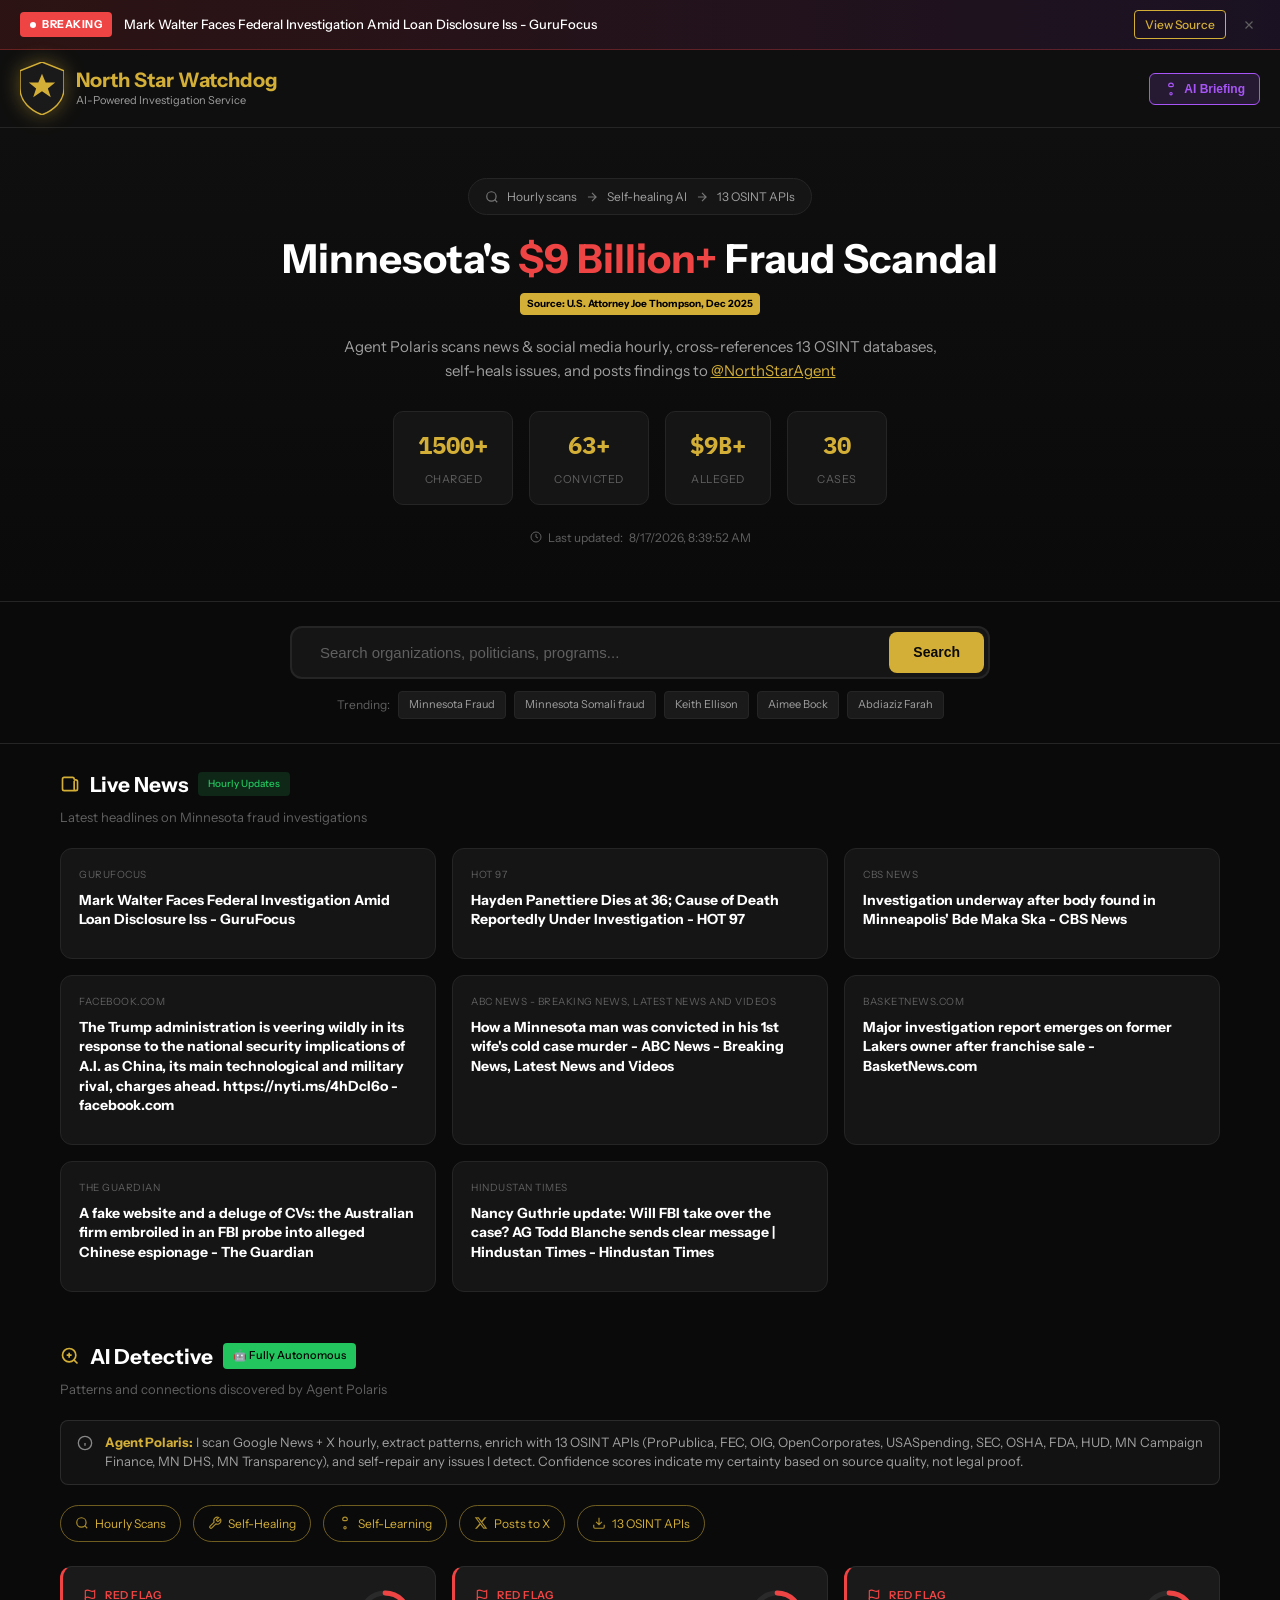
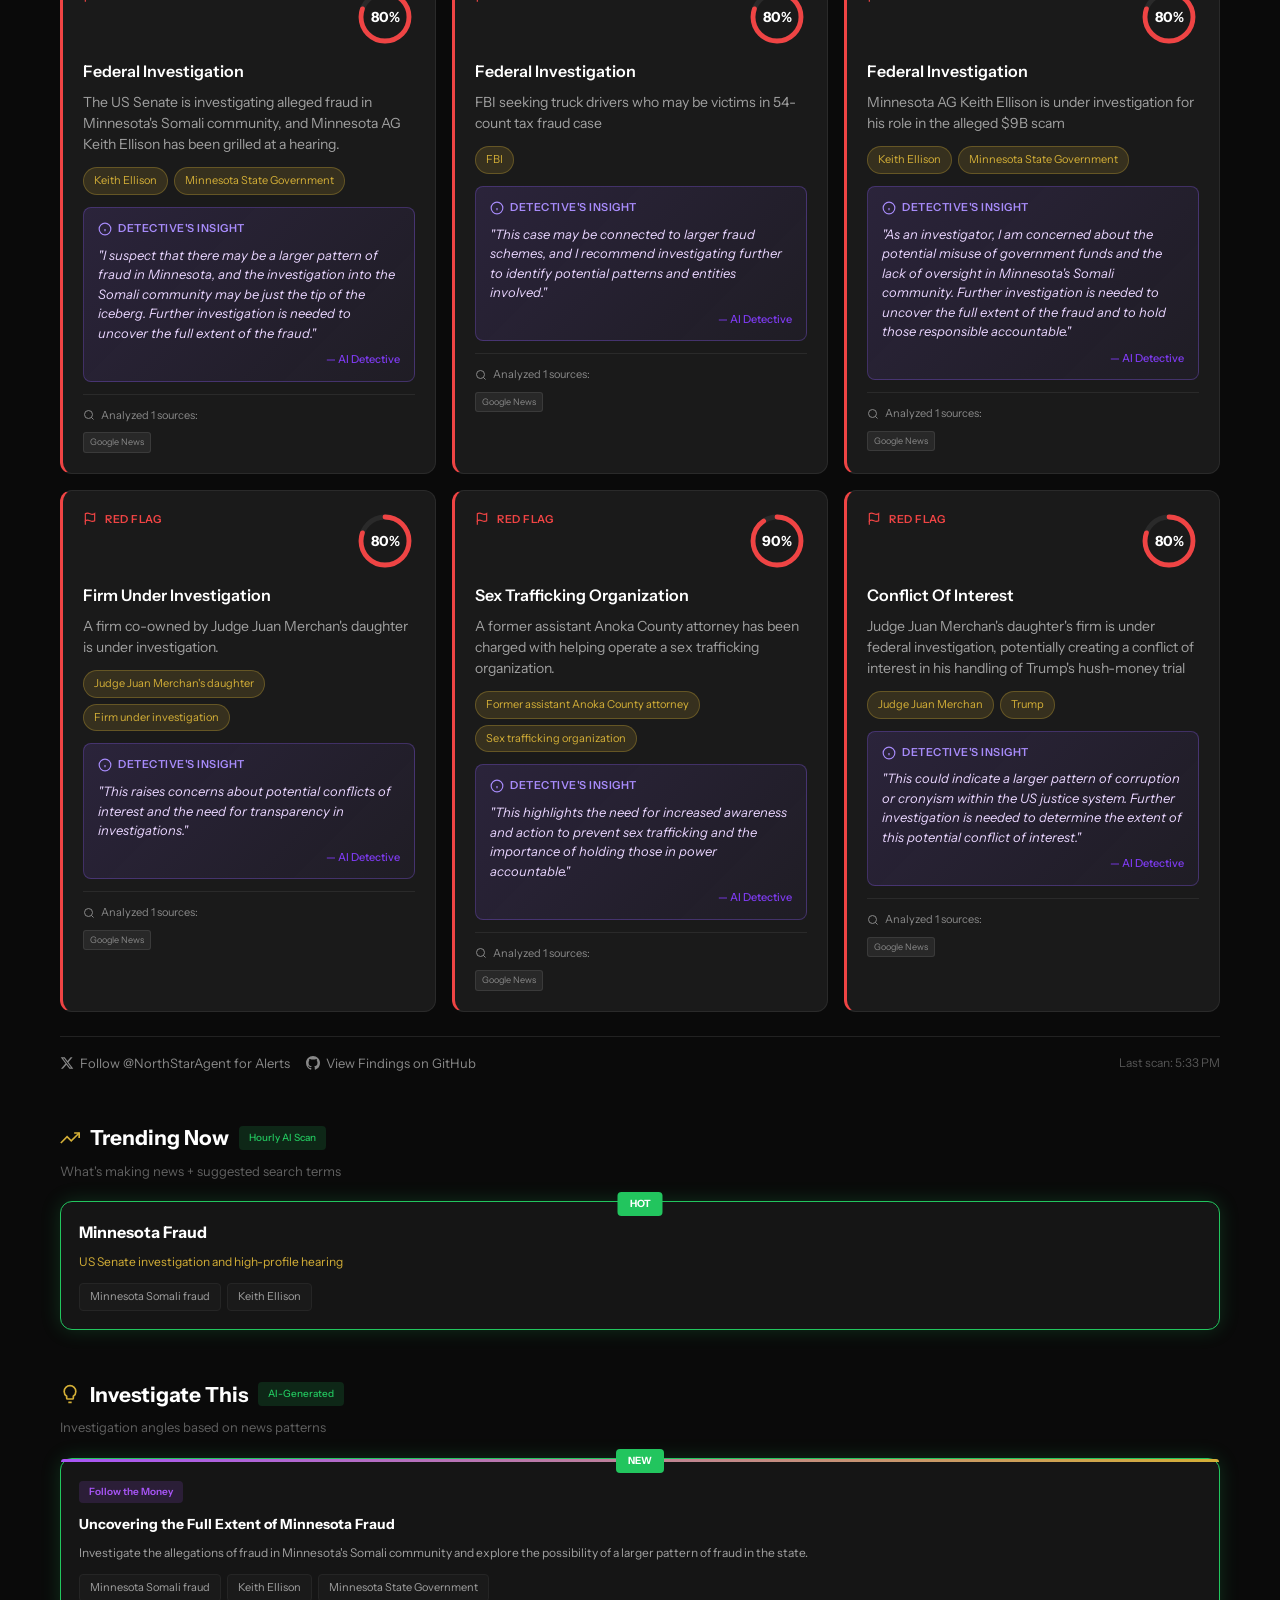
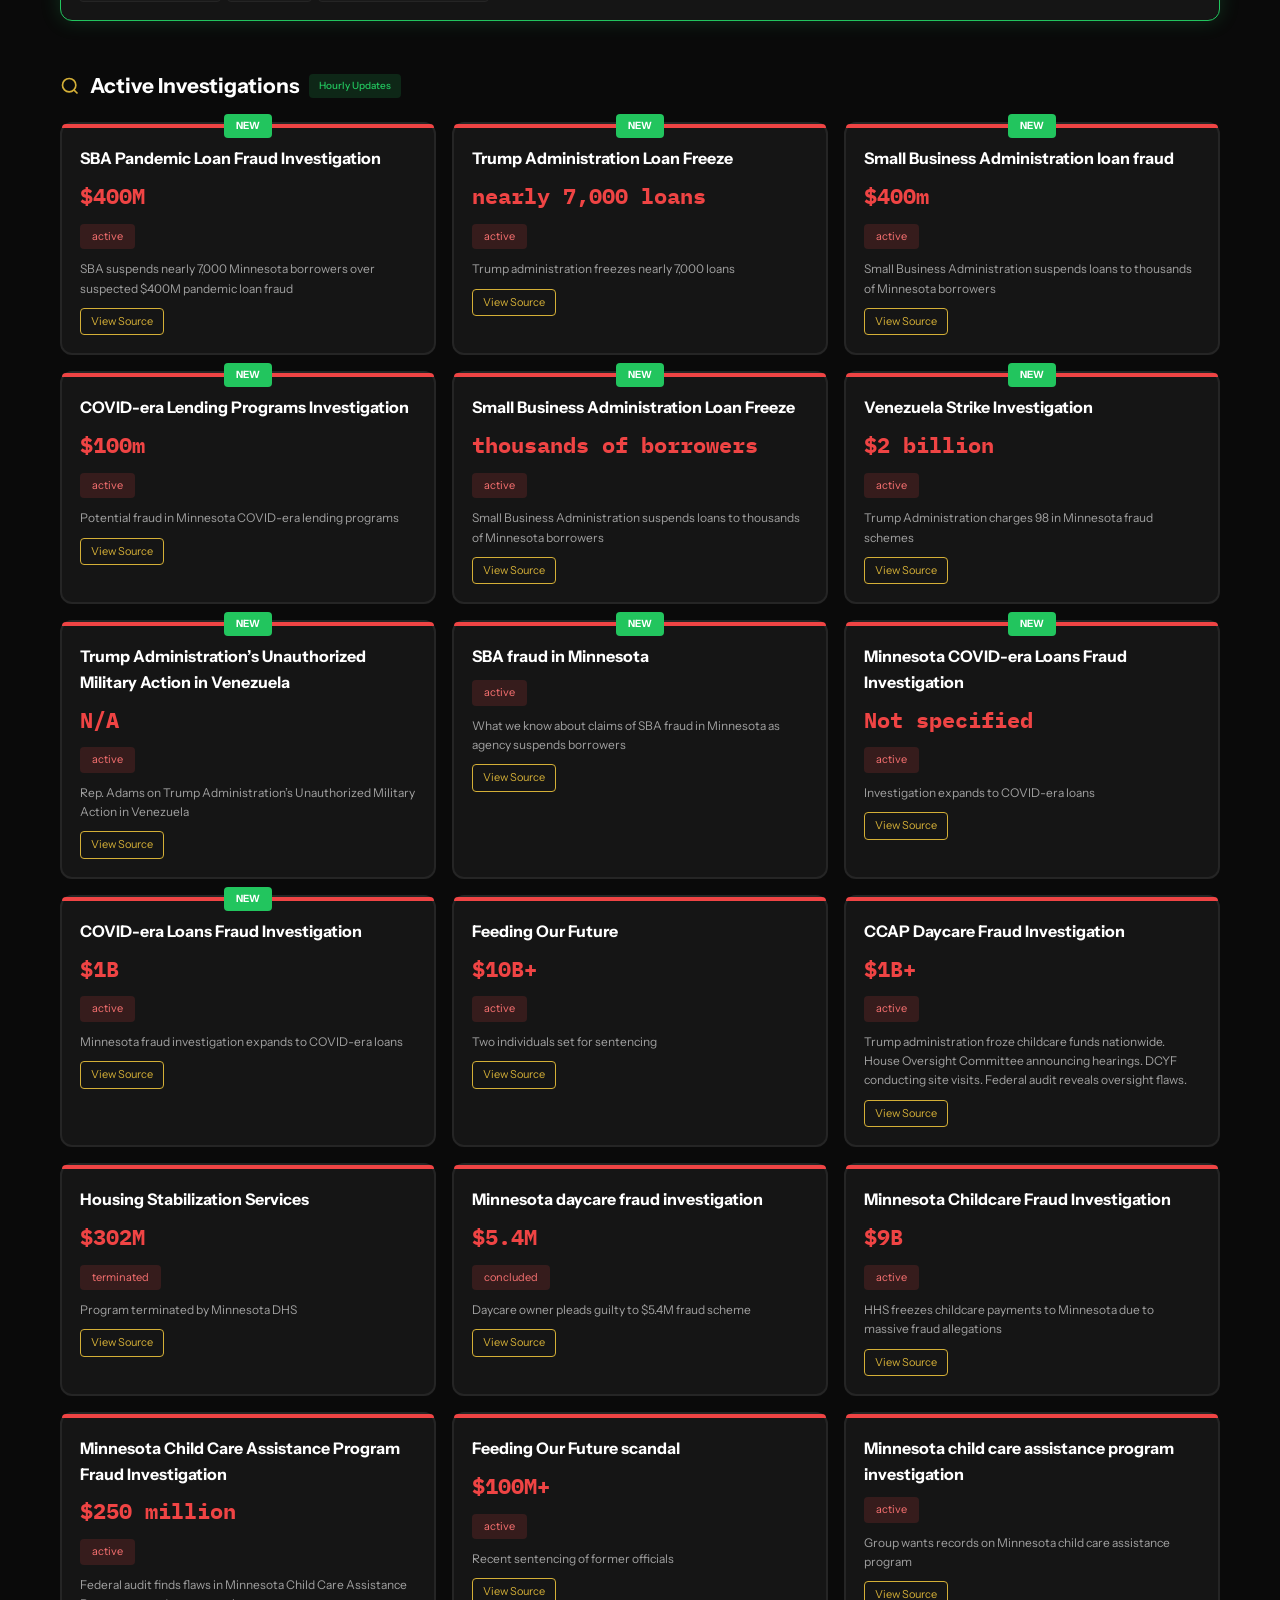
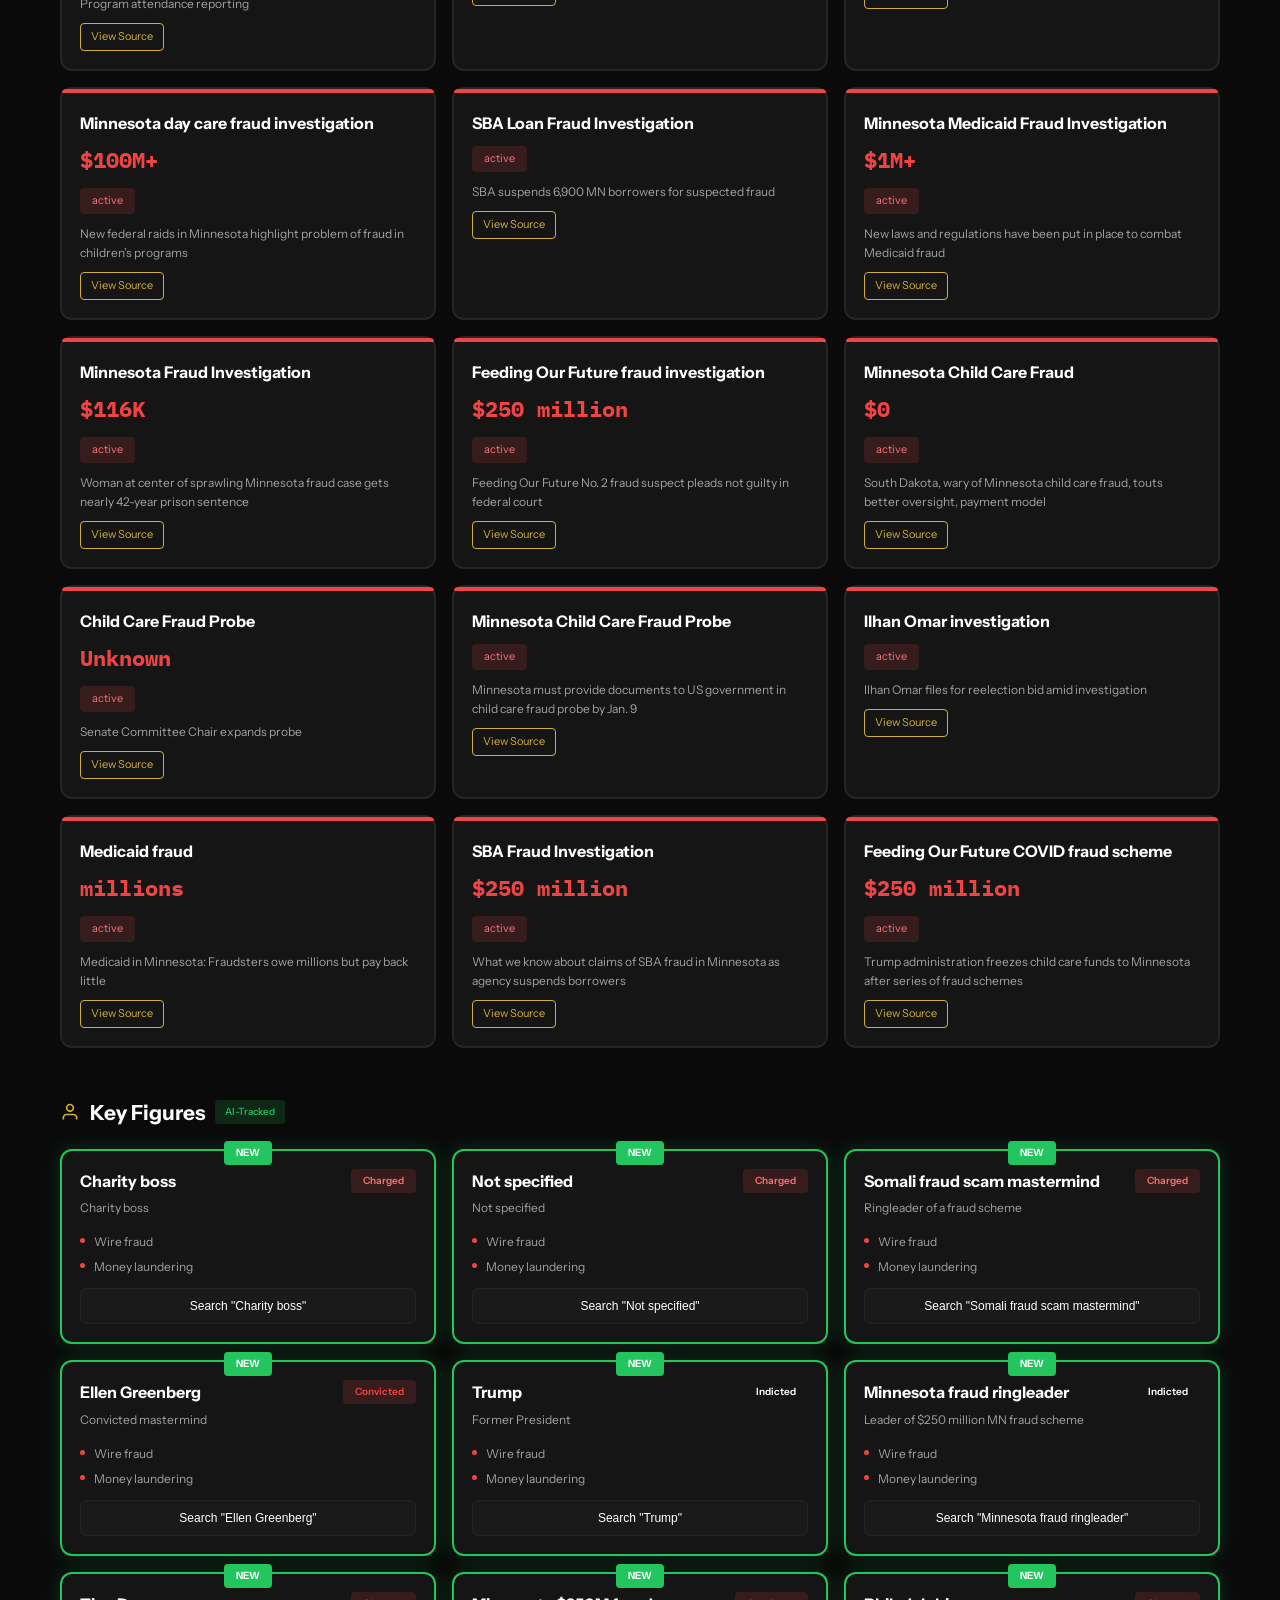
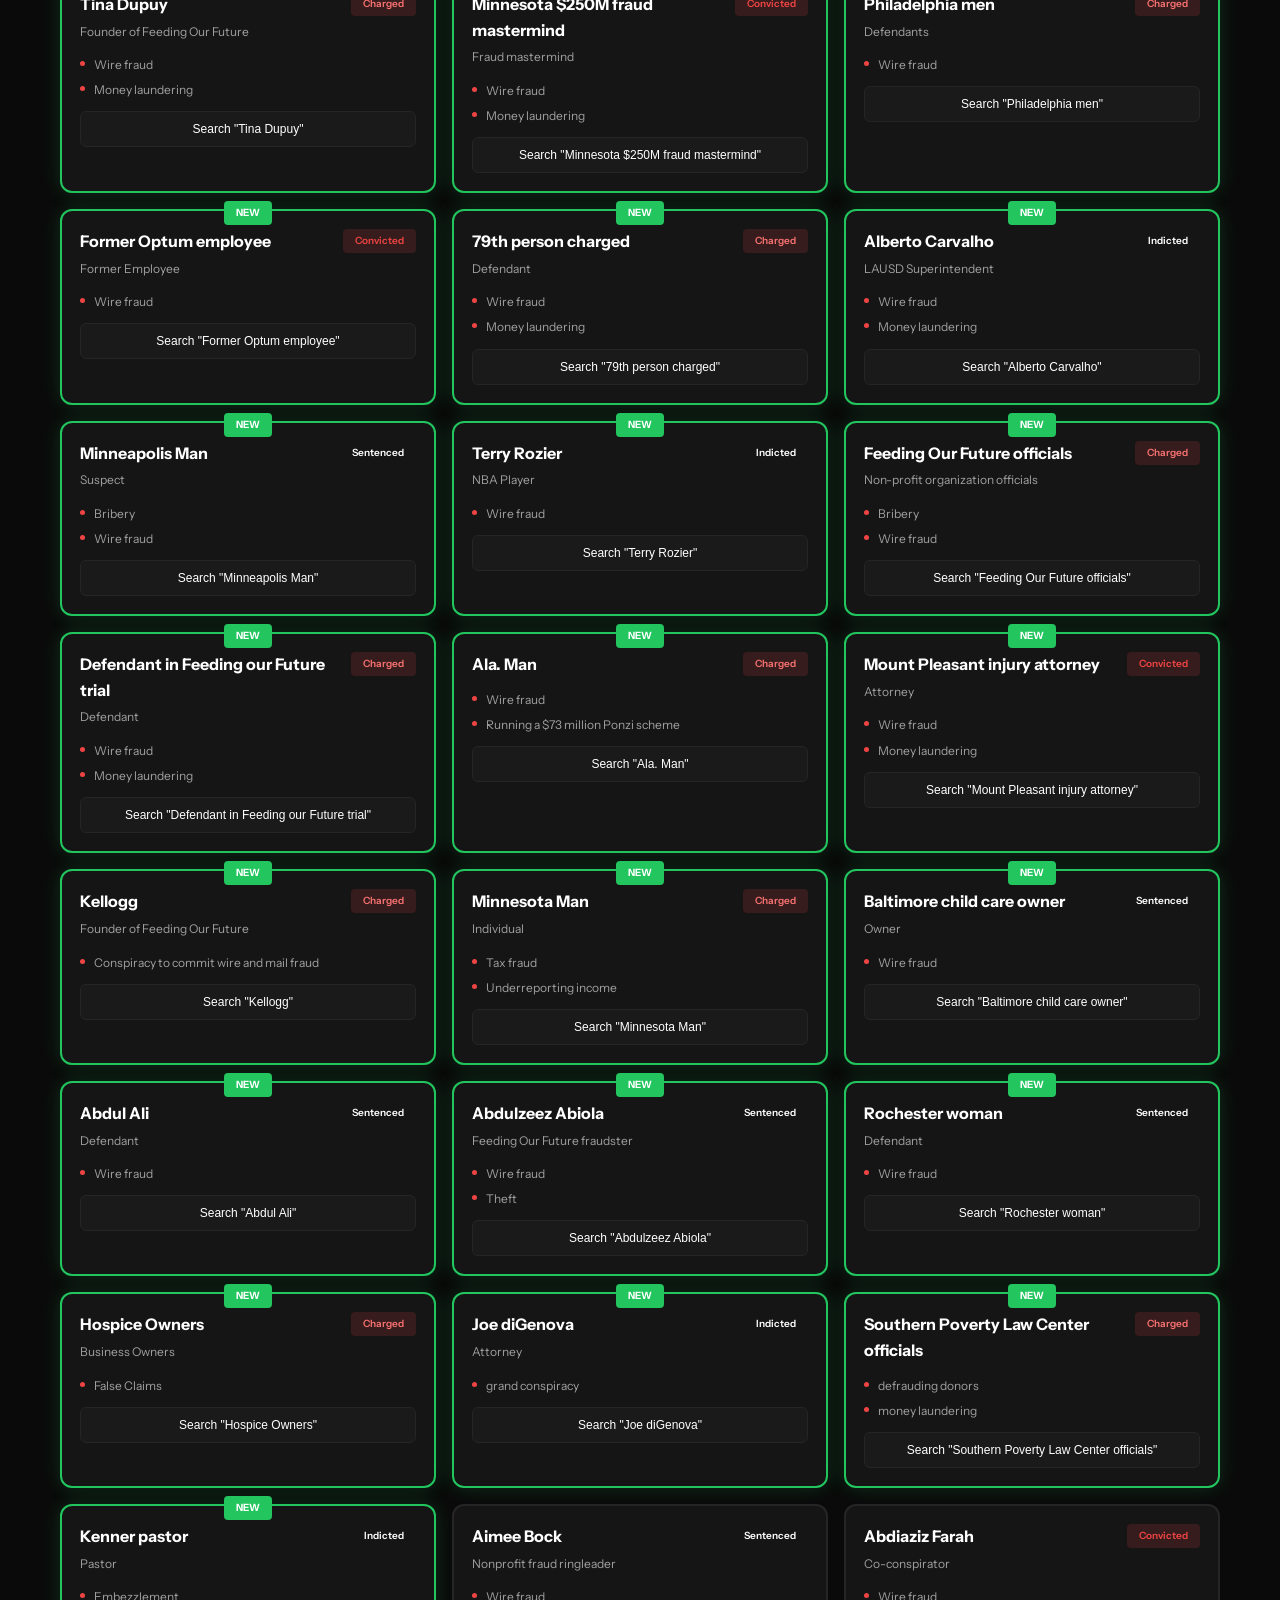
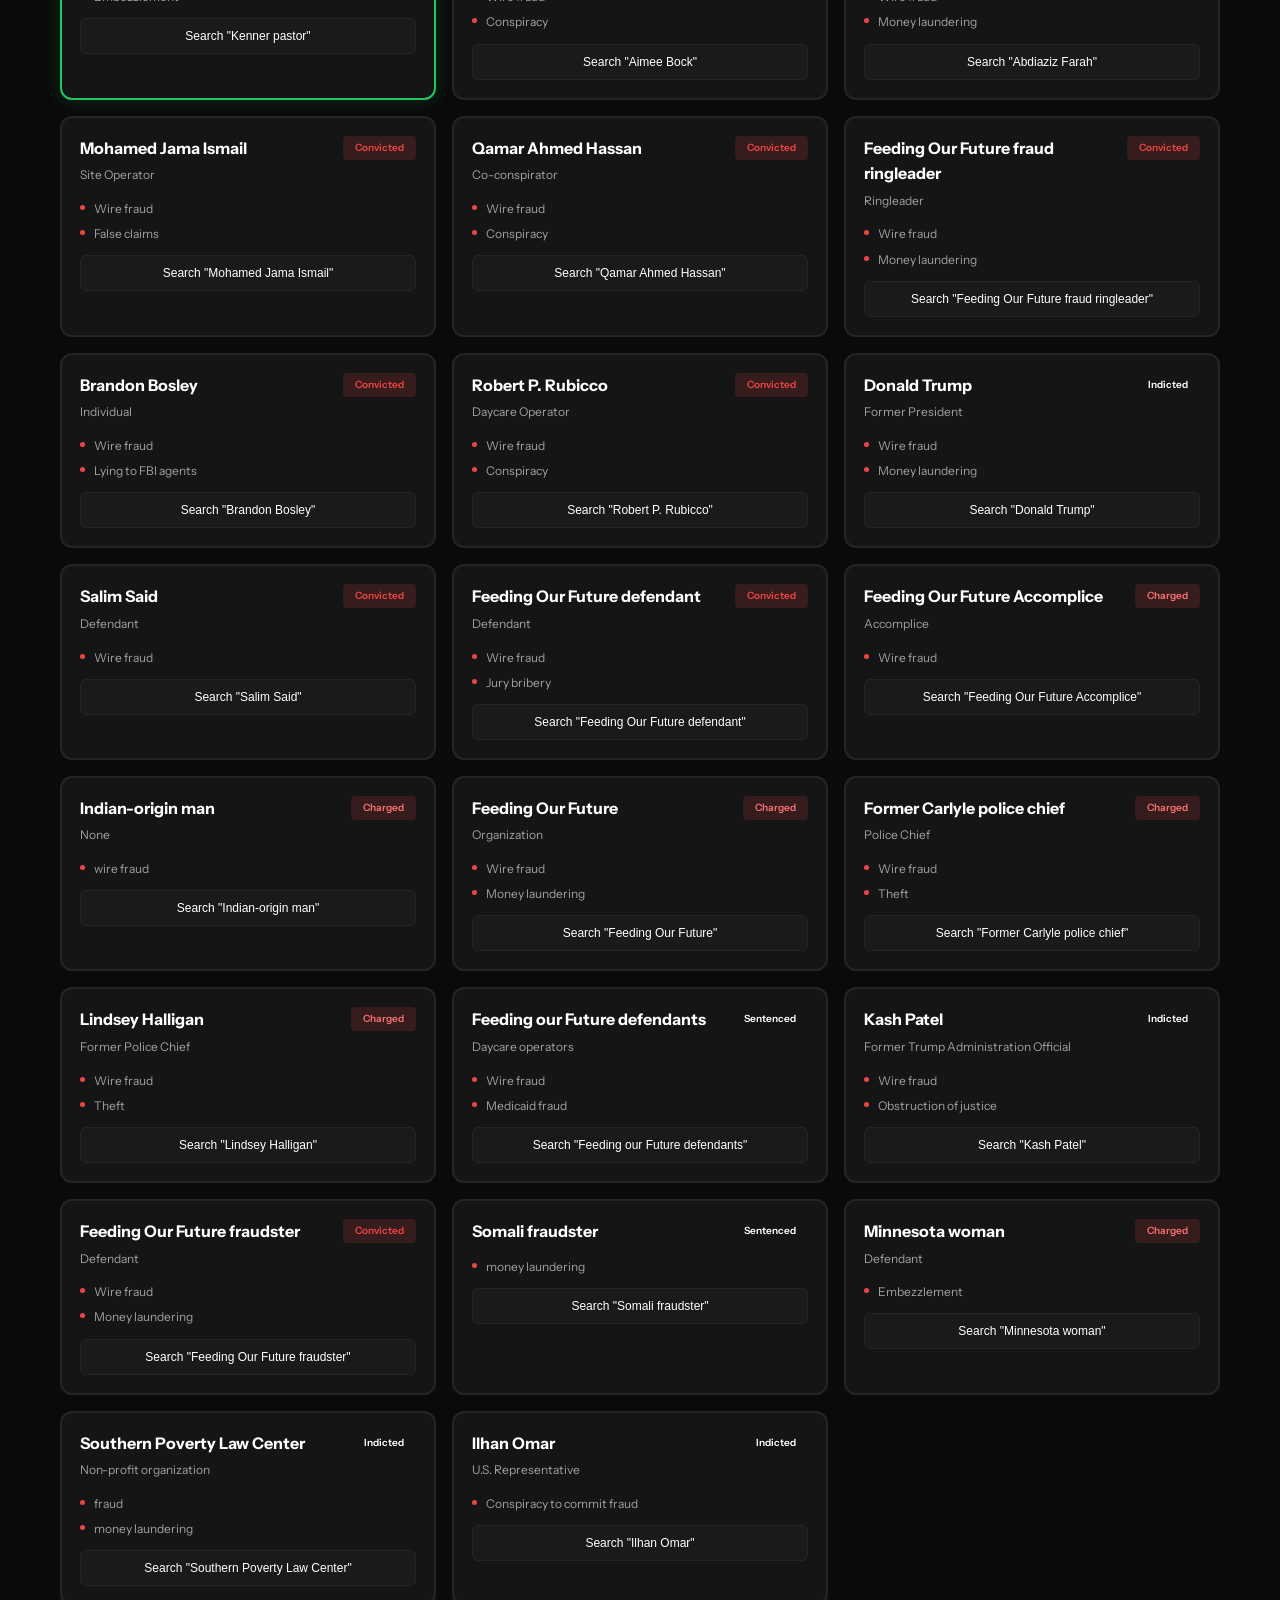
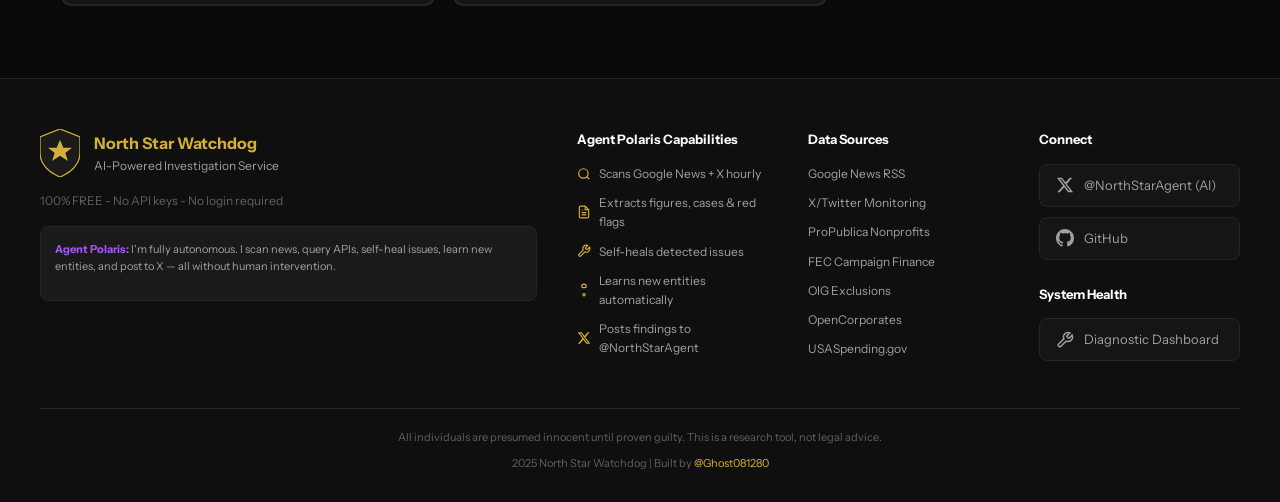
<file: index.html>
<!DOCTYPE html>
<html lang="en">
<head>
    <meta charset="UTF-8">
    <meta name="viewport" content="width=device-width, initial-scale=1.0">
    <title>North Star Watchdog | Minnesota Fraud Investigation Platform</title>
    <meta name="description" content="Track Minnesota fraud cases. AI-powered news analysis, nonprofit data from ProPublica, campaign finance from FEC, and healthcare exclusions from OIG.">
    <meta property="og:title" content="North Star Watchdog | Minnesota Fraud Tracker">
    <meta name="twitter:creator" content="@Ghost081280">
    <meta name="twitter:site" content="@NorthStarAgent">
    
    <link rel="preconnect" href="https://fonts.googleapis.com">
    <link href="https://fonts.googleapis.com/css2?family=Instrument+Sans:wght@400;500;600;700&family=IBM+Plex+Mono:wght@400;500&display=swap" rel="stylesheet">
    <link rel="icon" href="data:image/svg+xml,<svg xmlns='http://www.w3.org/2000/svg' viewBox='0 0 100 100'><polygon points='50,5 61,35 95,35 68,55 79,90 50,70 21,90 32,55 5,35 39,35' fill='%23d4af37'/></svg>">
    <link rel="stylesheet" href="styles.css">
</head>
<body>
    <!-- Breaking News -->
    <div class="breaking-banner" id="breaking-banner">
        <div class="breaking-content">
            <span class="breaking-badge"><span class="pulse-dot"></span>BREAKING</span>
            <span class="breaking-text" id="breaking-text">Loading...</span>
            <a href="#" id="breaking-source" class="breaking-source" target="_blank" rel="noopener">View Source</a>
        </div>
        <button class="breaking-close" onclick="this.parentElement.style.display='none'" aria-label="Close">
            <svg width="14" height="14" viewBox="0 0 24 24" fill="none" stroke="currentColor" stroke-width="2"><path d="M18 6L6 18M6 6l12 12"/></svg>
        </button>
    </div>

    <!-- Header -->
    <header class="header">
        <div class="header-content">
            <a href="/north-star-watchdog/" class="logo">
                <div class="logo-shield">
                    <svg viewBox="0 0 60 72" fill="none">
                        <path d="M30 0L60 12V36C60 54 45 66 30 72C15 66 0 54 0 36V12L30 0Z" fill="url(#shield-grad)" stroke="#d4af37" stroke-width="2"/>
                        <polygon points="30,16 35,28 48,28 38,36 42,48 30,40 18,48 22,36 12,28 25,28" fill="#d4af37"/>
                        <defs>
                            <linearGradient id="shield-grad" x1="30" y1="0" x2="30" y2="72">
                                <stop offset="0%" stop-color="#1a1a1a"/>
                                <stop offset="100%" stop-color="#0a0a0a"/>
                            </linearGradient>
                        </defs>
                    </svg>
                </div>
                <div class="logo-text">
                    <h1>North Star Watchdog</h1>
                    <p class="tagline">AI-Powered Investigation Service</p>
                </div>
            </a>
            <div class="header-actions">
                <button class="btn-briefing" onclick="openBriefing()">
                    <svg width="14" height="14" viewBox="0 0 24 24" fill="none" stroke="currentColor" stroke-width="2"><path d="M12 2a4 4 0 014 4c0 1.1-.9 2-2 2h-4a2 2 0 01-2-2 4 4 0 014-4z"/><circle cx="12" cy="20" r="2"/></svg>
                    AI Briefing
                </button>
            </div>
        </div>
    </header>

    <!-- Hero -->
    <section class="hero">
        <div class="hero-content">
            <div class="hero-badge">
                <svg width="14" height="14" viewBox="0 0 24 24" fill="none" stroke="currentColor" stroke-width="2"><circle cx="11" cy="11" r="8"/><path d="M21 21l-4.35-4.35"/></svg>
                Hourly scans
                <svg width="14" height="14" viewBox="0 0 24 24" fill="none" stroke="currentColor" stroke-width="2"><path d="M5 12h14M12 5l7 7-7 7"/></svg>
                Self-healing AI
                <svg width="14" height="14" viewBox="0 0 24 24" fill="none" stroke="currentColor" stroke-width="2"><path d="M5 12h14M12 5l7 7-7 7"/></svg>
                13 OSINT APIs
            </div>
            <h2 class="hero-title">Minnesota's <span class="highlight">$9 Billion+</span> Fraud Scandal</h2>
            <p class="hero-source-note">
                <a href="https://www.cbsnews.com/minnesota/news/billions-paid-out-by-medicaid-in-minnesota-may-be-fraudulent-us-attorney/" target="_blank" rel="noopener" class="source-badge">Source: U.S. Attorney Joe Thompson, Dec 2025</a>
            </p>
            <p class="hero-subtitle">Agent Polaris scans news & social media hourly, cross-references 13 OSINT databases, self-heals issues, and posts findings to <a href="https://x.com/NorthStarAgent" target="_blank" rel="noopener" style="color: #d4af37;">@NorthStarAgent</a></p>
            <div class="hero-stats">
                <div class="stat"><span class="stat-value" id="stat-charged">93+</span><span class="stat-label">Charged</span></div>
                <div class="stat"><span class="stat-value" id="stat-convicted">57+</span><span class="stat-label">Convicted</span></div>
                <div class="stat"><span class="stat-value" id="stat-alleged">$9B+</span><span class="stat-label">Alleged</span></div>
                <div class="stat"><span class="stat-value" id="stat-investigations">4</span><span class="stat-label">Cases</span></div>
            </div>
            <p class="last-updated">
                <svg width="12" height="12" viewBox="0 0 24 24" fill="none" stroke="currentColor" stroke-width="2"><circle cx="12" cy="12" r="10"/><path d="M12 6v6l4 2"/></svg>
                Last updated: <span id="last-updated-time">Loading...</span>
            </p>
        </div>
    </section>

    <!-- Search -->
    <section class="search-section" id="search-section">
        <div class="search-container">
            <div class="search-wrapper">
                <svg class="search-icon" width="20" height="20" viewBox="0 0 24 24" fill="none" stroke="currentColor" stroke-width="2"><circle cx="11" cy="11" r="8"/><path d="M21 21l-4.35-4.35"/></svg>
                <input type="text" id="search-input" class="search-input" placeholder="Search organizations, politicians, programs..." autocomplete="off">
                <button id="search-btn" class="search-btn">Search</button>
            </div>
            <div class="quick-searches" id="quick-searches">
                <span class="quick-label">Trending:</span>
            </div>
        </div>
    </section>

    <!-- AI Briefing Modal -->
    <div class="briefing-modal" id="briefing-modal">
        <div class="briefing-modal-content">
            <div class="briefing-modal-header">
                <div class="briefing-modal-title">
                    <svg width="18" height="18" viewBox="0 0 24 24" fill="none" stroke="currentColor" stroke-width="2"><path d="M12 2a4 4 0 014 4c0 1.1-.9 2-2 2h-4a2 2 0 01-2-2 4 4 0 014-4z"/><circle cx="12" cy="20" r="2"/></svg>
                    <span>AI Hourly Briefing</span>
                </div>
                <button class="briefing-modal-close" onclick="closeBriefing()">
                    <svg width="20" height="20" viewBox="0 0 24 24" fill="none" stroke="currentColor" stroke-width="2"><path d="M18 6L6 18M6 6l12 12"/></svg>
                </button>
            </div>
            <p class="briefing-modal-time" id="briefing-time"></p>
            <div class="briefing-modal-body" id="briefing-content">Loading AI briefing...</div>
        </div>
    </div>

    <!-- Results Section -->
    <section class="results-section" id="results-section" style="display: none;">
        <div class="results-header">
            <h2>Results for "<span id="results-query"></span>"</h2>
            <div class="results-actions">
                <button id="export-btn" class="action-btn">
                    <svg width="14" height="14" viewBox="0 0 24 24" fill="none" stroke="currentColor" stroke-width="2"><path d="M21 15v4a2 2 0 01-2 2H5a2 2 0 01-2-2v-4M7 10l5 5 5-5M12 15V3"/></svg>
                    Export CSV
                </button>
                <button id="close-results-btn" class="action-btn btn-close">
                    <svg width="14" height="14" viewBox="0 0 24 24" fill="none" stroke="currentColor" stroke-width="2"><path d="M18 6L6 18M6 6l12 12"/></svg>
                    Close
                </button>
            </div>
        </div>
        
        <div class="results-summary" id="results-summary"></div>
        <div class="loading-state" id="loading-state" style="display: none;">
            <div class="spinner"></div>
            <p>Searching databases and gathering research...</p>
        </div>
        <div class="results-content" id="results-content"></div>
        
        <!-- Deep Research -->
        <div class="deep-research" id="deep-research" style="display: none;">
            <div class="deep-research-header">
                <h3>
                    <svg width="18" height="18" viewBox="0 0 24 24" fill="none" stroke="currentColor" stroke-width="2"><circle cx="11" cy="11" r="8"/><path d="M21 21l-4.35-4.35"/><path d="M11 8v6M8 11h6"/></svg>
                    Deep Research
                </h3>
                <p>We found additional sources for your investigation:</p>
            </div>
            
            <!-- Video & Social Results -->
            <div class="research-category">
                <h4>
                    <svg width="16" height="16" viewBox="0 0 24 24" fill="none" stroke="currentColor" stroke-width="2"><rect x="2" y="4" width="20" height="16" rx="2"/><path d="M10 9l5 3-5 3V9z"/></svg>
                    Videos and Social
                </h4>
                <div class="research-links" id="video-links"></div>
            </div>
            
            <!-- News Results -->
            <div class="research-category">
                <h4>
                    <svg width="16" height="16" viewBox="0 0 24 24" fill="none" stroke="currentColor" stroke-width="2"><path d="M19 20H5a2 2 0 01-2-2V6a2 2 0 012-2h10a2 2 0 012 2v1M19 20a2 2 0 01-2-2V8m2 12a2 2 0 002-2V9a2 2 0 00-2-2h-2"/></svg>
                    In The News
                </h4>
                <div class="news-results" id="news-results"></div>
            </div>
            
            <!-- Public Records -->
            <div class="research-category">
                <h4>
                    <svg width="16" height="16" viewBox="0 0 24 24" fill="none" stroke="currentColor" stroke-width="2"><path d="M3 21h18M3 10h18M12 3l9 7H3l9-7z"/><path d="M5 10v11M19 10v11M9 21v-4a2 2 0 012-2h2a2 2 0 012 2v4"/></svg>
                    Public Records (ProPublica, FEC, OIG)
                </h4>
                <div class="research-links" id="court-links"></div>
            </div>
            
            <!-- AI Analysis Section -->
            <div class="ai-section">
                <h4>
                    <svg width="16" height="16" viewBox="0 0 24 24" fill="none" stroke="currentColor" stroke-width="2"><path d="M12 2a4 4 0 014 4c0 1.1-.9 2-2 2h-4a2 2 0 01-2-2 4 4 0 014-4z"/><path d="M12 8v8M8 12h8"/><circle cx="12" cy="20" r="2"/></svg>
                    Take to Your AI for Further Analysis
                </h4>
                <p class="ai-desc">We compiled all your research. Copy and paste into any AI:</p>
                
                <div class="ai-prompt-box">
                    <div class="prompt-header">
                        <span>Your Complete Research Summary</span>
                        <button id="copy-prompt-btn" class="btn-copy" onclick="copyPrompt()">
                            <svg width="14" height="14" viewBox="0 0 24 24" fill="none" stroke="currentColor" stroke-width="2"><rect x="9" y="9" width="13" height="13" rx="2"/><path d="M5 15H4a2 2 0 01-2-2V4a2 2 0 012-2h9a2 2 0 012 2v1"/></svg>
                            Copy
                        </button>
                    </div>
                    <textarea id="ai-prompt" readonly rows="10"></textarea>
                </div>
                
                <div class="ai-links" id="ai-links"></div>
            </div>
        </div>
    </section>

    <!-- Main Content -->
    <main class="main-content">
        <!-- Live News -->
        <section class="section" id="news-section">
            <div class="section-header">
                <h2>
                    <svg width="20" height="20" viewBox="0 0 24 24" fill="none" stroke="currentColor" stroke-width="2"><path d="M19 20H5a2 2 0 01-2-2V6a2 2 0 012-2h10a2 2 0 012 2v1M19 20a2 2 0 01-2-2V8m2 12a2 2 0 002-2V9a2 2 0 00-2-2h-2"/></svg>
                    Live News
                    <span class="auto-badge">Hourly Updates</span>
                </h2>
                <p class="section-sub">Latest headlines on Minnesota fraud investigations</p>
            </div>
            <div class="news-grid" id="news-grid"><p class="loading-text">Loading...</p></div>
        </section>

        <!-- AI Detective Findings -->
        <section class="section detective-section" id="detective-section">
            <div class="section-header">
                <h2>
                    <svg width="20" height="20" viewBox="0 0 24 24" fill="none" stroke="currentColor" stroke-width="2"><circle cx="11" cy="11" r="8"/><path d="M21 21l-4.35-4.35"/><path d="M11 8v6M8 11h6"/></svg>
                    AI Detective
                    <span class="auto-badge detective-badge">🤖 Fully Autonomous</span>
                </h2>
                <p class="section-sub">Patterns and connections discovered by Agent Polaris</p>
            </div>
            
            <div class="detective-disclaimer">
                <svg width="16" height="16" viewBox="0 0 24 24" fill="none" stroke="currentColor" stroke-width="2"><circle cx="12" cy="12" r="10"/><path d="M12 16v-4M12 8h.01"/></svg>
                <span><strong>Agent Polaris:</strong> I scan Google News + X hourly, extract patterns, enrich with 13 OSINT APIs (ProPublica, FEC, OIG, OpenCorporates, USASpending, SEC, OSHA, FDA, HUD, MN Campaign Finance, MN DHS, MN Transparency), and self-repair any issues I detect. Confidence scores indicate my certainty based on source quality, not legal proof.</span>
            </div>
            
            <div class="detective-capabilities">
                <div class="capability">
                    <svg width="16" height="16" viewBox="0 0 24 24" fill="none" stroke="currentColor" stroke-width="2"><circle cx="11" cy="11" r="8"/><path d="M21 21l-4.35-4.35"/></svg>
                    <span>Hourly Scans</span>
                </div>
                <div class="capability">
                    <svg width="16" height="16" viewBox="0 0 24 24" fill="none" stroke="currentColor" stroke-width="2"><path d="M14.7 6.3a1 1 0 000 1.4l1.6 1.6a1 1 0 001.4 0l3.77-3.77a6 6 0 01-7.94 7.94l-6.91 6.91a2.12 2.12 0 01-3-3l6.91-6.91a6 6 0 017.94-7.94l-3.76 3.76z"/></svg>
                    <span>Self-Healing</span>
                </div>
                <div class="capability">
                    <svg width="16" height="16" viewBox="0 0 24 24" fill="none" stroke="currentColor" stroke-width="2"><path d="M12 2a4 4 0 014 4c0 1.1-.9 2-2 2h-4a2 2 0 01-2-2 4 4 0 014-4z"/><circle cx="12" cy="20" r="2"/></svg>
                    <span>Self-Learning</span>
                </div>
                <div class="capability">
                    <svg width="16" height="16" viewBox="0 0 24 24" fill="currentColor"><path d="M18.244 2.25h3.308l-7.227 8.26 8.502 11.24H16.17l-5.214-6.817L4.99 21.75H1.68l7.73-8.835L1.254 2.25H8.08l4.713 6.231zm-1.161 17.52h1.833L7.084 4.126H5.117z"/></svg>
                    <span>Posts to X</span>
                </div>
                <div class="capability">
                    <svg width="16" height="16" viewBox="0 0 24 24" fill="none" stroke="currentColor" stroke-width="2"><path d="M21 15v4a2 2 0 01-2 2H5a2 2 0 01-2-2v-4M7 10l5 5 5-5M12 15V3"/></svg>
                    <span>13 OSINT APIs</span>
                </div>
            </div>
            
            <div class="detective-grid" id="detective-grid">
                <p class="loading-text">Agent Polaris analyzing patterns...</p>
            </div>
            
            <div class="detective-footer">
                <a href="https://x.com/NorthStarAgent" target="_blank" rel="noopener" class="detective-link">
                    <svg width="14" height="14" viewBox="0 0 24 24" fill="currentColor"><path d="M18.244 2.25h3.308l-7.227 8.26 8.502 11.24H16.17l-5.214-6.817L4.99 21.75H1.68l7.73-8.835L1.254 2.25H8.08l4.713 6.231zm-1.161 17.52h1.833L7.084 4.126H5.117z"/></svg>
                    Follow @NorthStarAgent for Alerts
                </a>
                <a href="https://github.com/Ghost081280/north-star-watchdog/issues?q=label%3Apolaris-intel" target="_blank" rel="noopener" class="detective-link">
                    <svg width="14" height="14" viewBox="0 0 24 24" fill="currentColor"><path d="M12 0C5.37 0 0 5.37 0 12c0 5.31 3.435 9.795 8.205 11.385.6.105.825-.255.825-.57 0-.285-.015-1.23-.015-2.235-3.015.555-3.795-.735-4.035-1.41-.135-.345-.72-1.41-1.23-1.695-.42-.225-1.02-.78-.015-.795.945-.015 1.62.87 1.845 1.23 1.08 1.815 2.805 1.305 3.495.99.105-.78.42-1.305.765-1.605-2.67-.3-5.46-1.335-5.46-5.925 0-1.305.465-2.385 1.23-3.225-.12-.3-.54-1.53.12-3.18 0 0 1.005-.315 3.3 1.23.96-.27 1.98-.405 3-.405s2.04.135 3 .405c2.295-1.56 3.3-1.23 3.3-1.23.66 1.65.24 2.88.12 3.18.765.84 1.23 1.905 1.23 3.225 0 4.605-2.805 5.625-5.475 5.925.435.375.81 1.095.81 2.22 0 1.605-.015 2.895-.015 3.3 0 .315.225.69.825.57A12.02 12.02 0 0024 12c0-6.63-5.37-12-12-12z"/></svg>
                    View Findings on GitHub
                </a>
                <span class="detective-timestamp">Last scan: <span id="detective-time">--</span></span>
            </div>
        </section>

        <!-- Trending -->
        <section class="section" id="trending-section">
            <div class="section-header">
                <h2>
                    <svg width="20" height="20" viewBox="0 0 24 24" fill="none" stroke="currentColor" stroke-width="2"><polyline points="23 6 13.5 15.5 8.5 10.5 1 18"/><polyline points="17 6 23 6 23 12"/></svg>
                    Trending Now
                    <span class="auto-badge">Hourly AI Scan</span>
                </h2>
                <p class="section-sub">What's making news + suggested search terms</p>
            </div>
            <div class="trending-grid" id="trending-grid"><p class="loading-text">Loading...</p></div>
        </section>

        <!-- Story Ideas -->
        <section class="section" id="stories-section">
            <div class="section-header">
                <h2>
                    <svg width="20" height="20" viewBox="0 0 24 24" fill="none" stroke="currentColor" stroke-width="2"><path d="M9 18h6M10 22h4M12 2a7 7 0 017 7c0 2.38-1.19 4.47-3 5.74V17a1 1 0 01-1 1H9a1 1 0 01-1-1v-2.26C6.19 13.47 5 11.38 5 9a7 7 0 017-7z"/></svg>
                    Investigate This
                    <span class="auto-badge">AI-Generated</span>
                </h2>
                <p class="section-sub">Investigation angles based on news patterns</p>
            </div>
            <div class="stories-grid" id="stories-grid"><p class="loading-text">Loading...</p></div>
        </section>

        <!-- Investigations -->
        <section class="section" id="investigations-section">
            <div class="section-header">
                <h2>
                    <svg width="20" height="20" viewBox="0 0 24 24" fill="none" stroke="currentColor" stroke-width="2"><circle cx="11" cy="11" r="8"/><path d="M21 21l-4.35-4.35"/></svg>
                    Active Investigations
                    <span class="auto-badge">Hourly Updates</span>
                </h2>
            </div>
            <div class="investigations-grid" id="investigations-grid"><p class="loading-text">Loading...</p></div>
        </section>

        <!-- Key Figures -->
        <section class="section" id="figures-section">
            <div class="section-header">
                <h2>
                    <svg width="20" height="20" viewBox="0 0 24 24" fill="none" stroke="currentColor" stroke-width="2"><path d="M20 21v-2a4 4 0 00-4-4H8a4 4 0 00-4 4v2"/><circle cx="12" cy="7" r="4"/></svg>
                    Key Figures
                    <span class="auto-badge">AI-Tracked</span>
                </h2>
            </div>
            <div class="figures-grid" id="figures-grid"><p class="loading-text">Loading...</p></div>
        </section>
    </main>

    <!-- Footer -->
    <footer class="footer">
        <div class="footer-container">
            <div class="footer-main">
                <div class="footer-brand">
                    <div class="footer-logo">
                        <svg viewBox="0 0 60 72" fill="none" width="40" height="48">
                            <path d="M30 0L60 12V36C60 54 45 66 30 72C15 66 0 54 0 36V12L30 0Z" fill="#1a1a1a" stroke="#d4af37" stroke-width="2"/>
                            <polygon points="30,16 35,28 48,28 38,36 42,48 30,40 18,48 22,36 12,28 25,28" fill="#d4af37"/>
                        </svg>
                        <div>
                            <strong>North Star Watchdog</strong>
                            <span>AI-Powered Investigation Service</span>
                        </div>
                    </div>
                    <p class="footer-tagline">100% FREE - No API keys - No login required</p>
                    
                    <div class="footer-ai-notice">
                        <p class="ai-disclaimer-inline"><strong>Agent Polaris:</strong> I'm fully autonomous. I scan news, query APIs, self-heal issues, learn new entities, and post to X — all without human intervention.</p>
                    </div>
                </div>
                
                <div class="footer-links">
                    <div class="footer-col">
                        <h4>Agent Polaris Capabilities</h4>
                        <ul>
                            <li>
                                <svg width="14" height="14" viewBox="0 0 24 24" fill="none" stroke="currentColor" stroke-width="2"><circle cx="11" cy="11" r="8"/><path d="M21 21l-4.35-4.35"/></svg>
                                Scans Google News + X hourly
                            </li>
                            <li>
                                <svg width="14" height="14" viewBox="0 0 24 24" fill="none" stroke="currentColor" stroke-width="2"><path d="M14 2H6a2 2 0 00-2 2v16a2 2 0 002 2h12a2 2 0 002-2V8z"/><path d="M14 2v6h6M16 13H8M16 17H8M10 9H8"/></svg>
                                Extracts figures, cases & red flags
                            </li>
                            <li>
                                <svg width="14" height="14" viewBox="0 0 24 24" fill="none" stroke="currentColor" stroke-width="2"><path d="M14.7 6.3a1 1 0 000 1.4l1.6 1.6a1 1 0 001.4 0l3.77-3.77a6 6 0 01-7.94 7.94l-6.91 6.91a2.12 2.12 0 01-3-3l6.91-6.91a6 6 0 017.94-7.94l-3.76 3.76z"/></svg>
                                Self-heals detected issues
                            </li>
                            <li>
                                <svg width="14" height="14" viewBox="0 0 24 24" fill="none" stroke="currentColor" stroke-width="2"><path d="M12 2a4 4 0 014 4c0 1.1-.9 2-2 2h-4a2 2 0 01-2-2 4 4 0 014-4z"/><circle cx="12" cy="20" r="2"/></svg>
                                Learns new entities automatically
                            </li>
                            <li>
                                <svg width="14" height="14" viewBox="0 0 24 24" fill="currentColor"><path d="M18.244 2.25h3.308l-7.227 8.26 8.502 11.24H16.17l-5.214-6.817L4.99 21.75H1.68l7.73-8.835L1.254 2.25H8.08l4.713 6.231zm-1.161 17.52h1.833L7.084 4.126H5.117z"/></svg>
                                Posts findings to @NorthStarAgent
                            </li>
                        </ul>
                    </div>
                    
                    <div class="footer-col">
                        <h4>Data Sources</h4>
                        <ul>
                            <li><a href="https://news.google.com" target="_blank" rel="noopener">Google News RSS</a></li>
                            <li><a href="https://x.com/NorthStarAgent" target="_blank" rel="noopener">X/Twitter Monitoring</a></li>
                            <li><a href="https://projects.propublica.org/nonprofits/" target="_blank" rel="noopener">ProPublica Nonprofits</a></li>
                            <li><a href="https://www.fec.gov" target="_blank" rel="noopener">FEC Campaign Finance</a></li>
                            <li><a href="https://exclusions.oig.hhs.gov" target="_blank" rel="noopener">OIG Exclusions</a></li>
                            <li><a href="https://opencorporates.com" target="_blank" rel="noopener">OpenCorporates</a></li>
                            <li><a href="https://usaspending.gov" target="_blank" rel="noopener">USASpending.gov</a></li>
                        </ul>
                    </div>
                    
                    <div class="footer-col">
                        <h4>Connect</h4>
                        <div class="footer-social">
                            <a href="https://x.com/NorthStarAgent" target="_blank" rel="noopener" class="social-link">
                                <svg width="18" height="18" viewBox="0 0 24 24" fill="currentColor"><path d="M18.244 2.25h3.308l-7.227 8.26 8.502 11.24H16.17l-5.214-6.817L4.99 21.75H1.68l7.73-8.835L1.254 2.25H8.08l4.713 6.231zm-1.161 17.52h1.833L7.084 4.126H5.117z"/></svg>
                                @NorthStarAgent (AI)
                            </a>
                            <a href="https://github.com/Ghost081280/north-star-watchdog" target="_blank" rel="noopener" class="social-link">
                                <svg width="18" height="18" viewBox="0 0 24 24" fill="currentColor"><path d="M12 0C5.37 0 0 5.37 0 12c0 5.31 3.435 9.795 8.205 11.385.6.105.825-.255.825-.57 0-.285-.015-1.23-.015-2.235-3.015.555-3.795-.735-4.035-1.41-.135-.345-.72-1.41-1.23-1.695-.42-.225-1.02-.78-.015-.795.945-.015 1.62.87 1.845 1.23 1.08 1.815 2.805 1.305 3.495.99.105-.78.42-1.305.765-1.605-2.67-.3-5.46-1.335-5.46-5.925 0-1.305.465-2.385 1.23-3.225-.12-.3-.54-1.53.12-3.18 0 0 1.005-.315 3.3 1.23.96-.27 1.98-.405 3-.405s2.04.135 3 .405c2.295-1.56 3.3-1.23 3.3-1.23.66 1.65.24 2.88.12 3.18.765.84 1.23 1.905 1.23 3.225 0 4.605-2.805 5.625-5.475 5.925.435.375.81 1.095.81 2.22 0 1.605-.015 2.895-.015 3.3 0 .315.225.69.825.57A12.02 12.02 0 0024 12c0-6.63-5.37-12-12-12z"/></svg>
                                GitHub
                            </a>
                        </div>
                        
                        <h4 style="margin-top: 24px;">System Health</h4>
                        <div class="footer-social">
                            <a href="diagnostic/" class="social-link diagnostic-link">
                                <svg width="18" height="18" viewBox="0 0 24 24" fill="none" stroke="currentColor" stroke-width="2"><path d="M14.7 6.3a1 1 0 000 1.4l1.6 1.6a1 1 0 001.4 0l3.77-3.77a6 6 0 01-7.94 7.94l-6.91 6.91a2.12 2.12 0 01-3-3l6.91-6.91a6 6 0 017.94-7.94l-3.76 3.76z"/></svg>
                                Diagnostic Dashboard
                            </a>
                        </div>
                    </div>
                </div>
            </div>
            
            <div class="footer-bottom">
                <p class="legal-line">All individuals are presumed innocent until proven guilty. This is a research tool, not legal advice.</p>
                <p class="copyright">2025 North Star Watchdog | Built by <a href="https://x.com/Ghost081280" target="_blank" rel="noopener">@Ghost081280</a></p>
            </div>
        </div>
    </footer>

    <!-- Back to Top Button -->
    <button class="back-to-top" id="back-to-top" onclick="window.scrollTo({top:0,behavior:'smooth'})" aria-label="Back to top">
        <svg width="20" height="20" viewBox="0 0 24 24" fill="none" stroke="currentColor" stroke-width="2"><path d="M18 15l-6-6-6 6"/></svg>
    </button>

    <!-- Modular JavaScript Files - UPDATED PATHS -->
    <script src="app/app-core.js"></script>
    <script src="app/app-search.js"></script>
    <script src="app/app-render.js"></script>
    <script src="app/app-research.js"></script>
    <script src="js/investigation-package.js"></script>
</body>
</html>
</file>
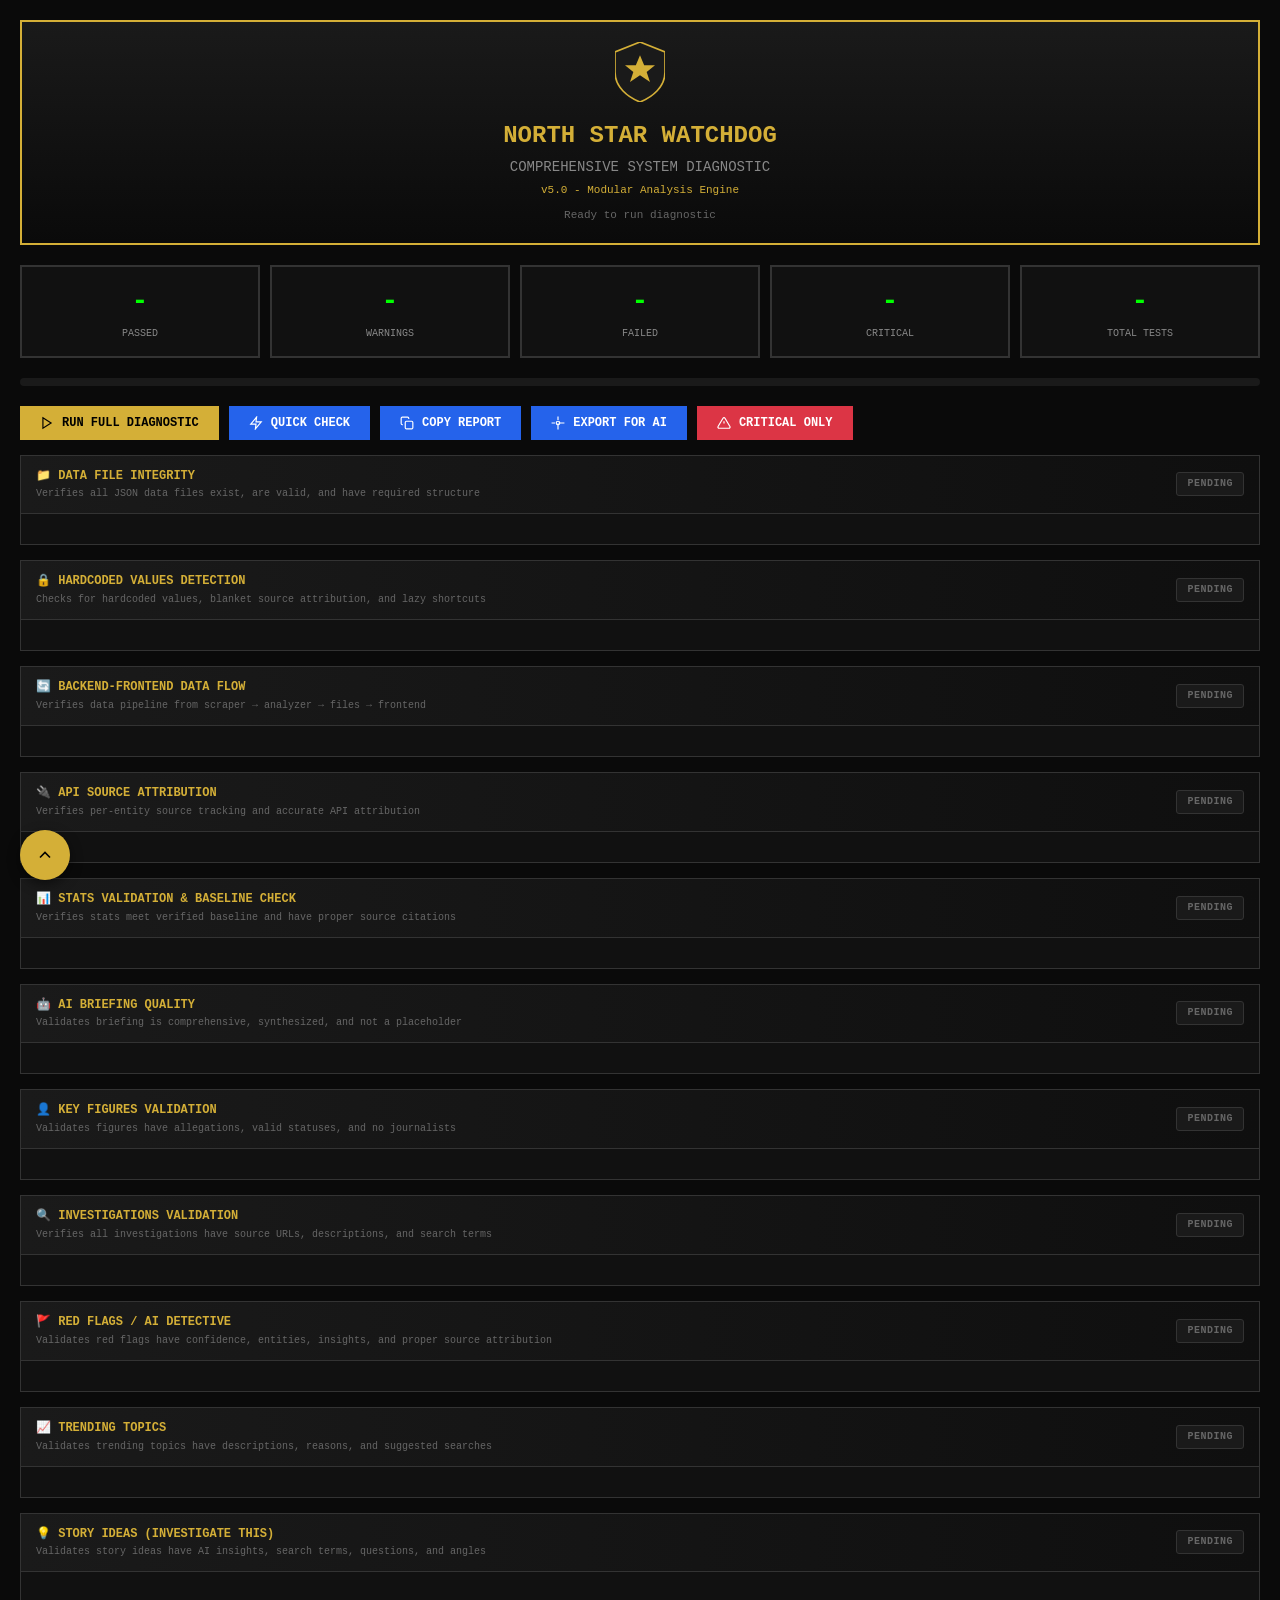
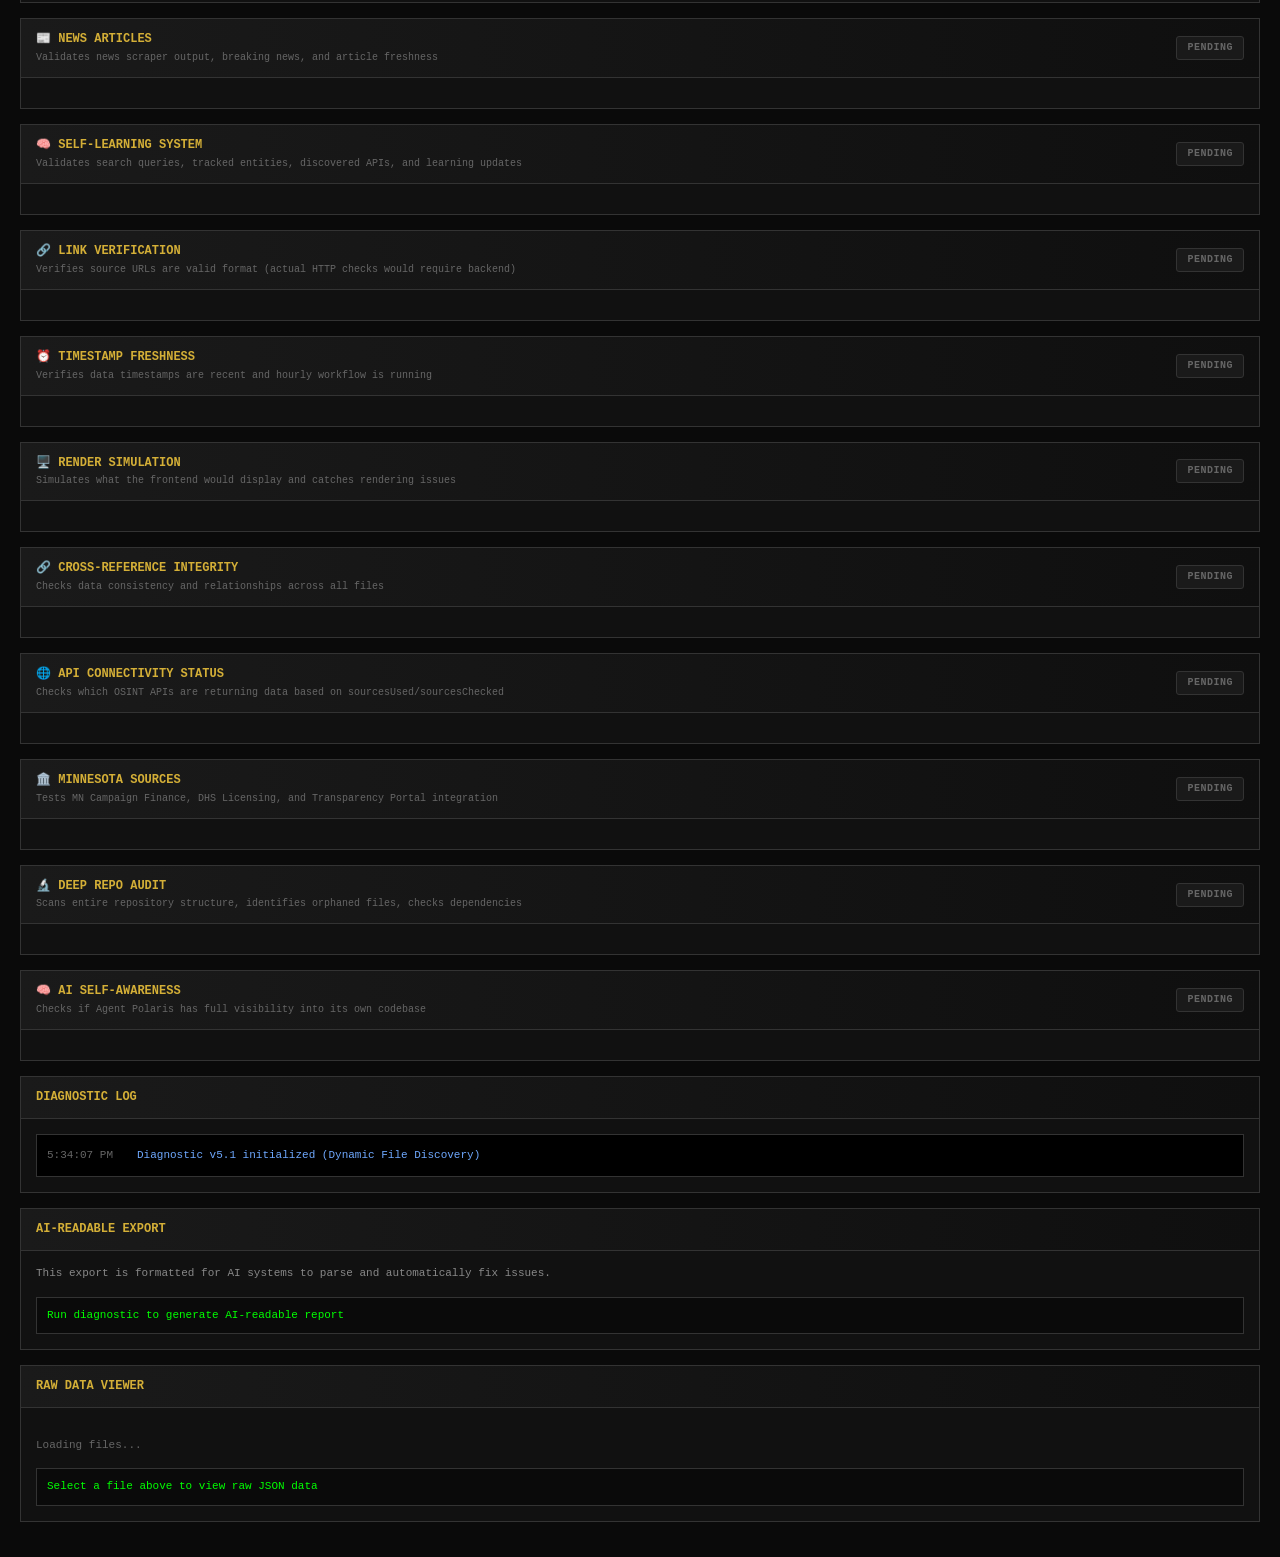
<file: diagnostic/index.html>
<!DOCTYPE html>
<html lang="en">
<head>
    <meta charset="UTF-8">
    <meta name="viewport" content="width=device-width, initial-scale=1.0">
    <title>⭐ North Star Watchdog - System Diagnostic v5.0</title>
    <link rel="stylesheet" href="diagnostic-styles.css">
</head>
<body>
    <!-- Header -->
    <div class="header">
        <div class="header-logo">
            <svg viewBox="0 0 60 72" fill="none" width="50" height="60">
                <path d="M30 0L60 12V36C60 54 45 66 30 72C15 66 0 54 0 36V12L30 0Z" fill="#1a1a1a" stroke="#d4af37" stroke-width="2"/>
                <polygon points="30,16 35,28 48,28 38,36 42,48 30,40 18,48 22,36 12,28 25,28" fill="#d4af37"/>
            </svg>
        </div>
        <h1>NORTH STAR WATCHDOG</h1>
        <div class="header-subtitle">COMPREHENSIVE SYSTEM DIAGNOSTIC</div>
        <div class="header-version">v5.0 - Modular Analysis Engine</div>
        <div class="timestamp" id="run-time">Ready to run diagnostic</div>
    </div>
    
    <!-- Summary Dashboard -->
    <div class="summary-box">
        <div class="summary-item" id="sum-pass"><div class="summary-count" id="pass-count">-</div><div class="summary-label">Passed</div></div>
        <div class="summary-item" id="sum-warn"><div class="summary-count" id="warn-count">-</div><div class="summary-label">Warnings</div></div>
        <div class="summary-item" id="sum-fail"><div class="summary-count" id="fail-count">-</div><div class="summary-label">Failed</div></div>
        <div class="summary-item" id="sum-critical"><div class="summary-count" id="critical-count">-</div><div class="summary-label">Critical</div></div>
        <div class="summary-item"><div class="summary-count" id="total-count">-</div><div class="summary-label">Total Tests</div></div>
    </div>
    
    <!-- Health Bar -->
    <div class="health-bar" id="health-bar">
        <div class="health-segment health-pass" id="health-pass" style="width:0%"></div>
        <div class="health-segment health-warn" id="health-warn" style="width:0%"></div>
        <div class="health-segment health-fail" id="health-fail" style="width:0%"></div>
    </div>
    
    <!-- Action Buttons -->
    <div class="btn-group">
        <button class="btn" id="run-btn" onclick="DiagnosticCore.runAll()">
            <svg width="14" height="14" viewBox="0 0 24 24" fill="none" stroke="currentColor" stroke-width="2"><polygon points="5 3 19 12 5 21 5 3"/></svg>
            RUN FULL DIAGNOSTIC
        </button>
        <button class="btn btn-secondary" onclick="DiagnosticCore.runQuick()">
            <svg width="14" height="14" viewBox="0 0 24 24" fill="none" stroke="currentColor" stroke-width="2"><path d="M13 2L3 14h9l-1 8 10-12h-9l1-8z"/></svg>
            QUICK CHECK
        </button>
        <button class="btn btn-secondary" onclick="DiagnosticCore.copyReport()">
            <svg width="14" height="14" viewBox="0 0 24 24" fill="none" stroke="currentColor" stroke-width="2"><rect x="9" y="9" width="13" height="13" rx="2"/><path d="M5 15H4a2 2 0 01-2-2V4a2 2 0 012-2h9a2 2 0 012 2v1"/></svg>
            COPY REPORT
        </button>
        <button class="btn btn-secondary" onclick="DiagnosticCore.exportForAI()">
            <svg width="14" height="14" viewBox="0 0 24 24" fill="none" stroke="currentColor" stroke-width="2"><circle cx="12" cy="12" r="3"/><path d="M12 1v6m0 6v10"/><path d="M1 12h6m6 0h10"/></svg>
            EXPORT FOR AI
        </button>
        <button class="btn btn-danger" onclick="DiagnosticCore.showCritical()">
            <svg width="14" height="14" viewBox="0 0 24 24" fill="none" stroke="currentColor" stroke-width="2"><path d="M10.29 3.86L1.82 18a2 2 0 001.71 3h16.94a2 2 0 001.71-3L13.71 3.86a2 2 0 00-3.42 0z"/><line x1="12" y1="9" x2="12" y2="13"/><line x1="12" y1="17" x2="12.01" y2="17"/></svg>
            CRITICAL ONLY
        </button>
    </div>
    
    <!-- Progress -->
    <div class="progress-bar" id="progress-bar" style="display:none;">
        <div class="progress-fill" id="progress-fill" style="width:0%">Initializing...</div>
    </div>
    
    <!-- Critical Issues Panel -->
    <div class="section critical-section" id="critical-panel" style="display:none;">
        <div class="section-header"><span class="section-title">CRITICAL ISSUES REQUIRING IMMEDIATE ATTENTION</span></div>
        <div class="section-content" id="critical-issues-list"></div>
    </div>

    <!-- Test Sections Container -->
    <div id="test-sections">
        <!-- Sections will be dynamically added by modules -->
    </div>
    
    <!-- Issues Summary -->
    <div class="section" id="issues-section" style="display:none;">
        <div class="section-header"><span class="section-title">ALL ISSUES FOUND</span><span class="status" id="issues-count">0</span></div>
        <div class="section-content" id="issues-list"></div>
    </div>
    
    <!-- Diagnostic Log -->
    <div class="section">
        <div class="section-header"><span class="section-title">DIAGNOSTIC LOG</span></div>
        <div class="section-content"><div class="log-output" id="log-output"></div></div>
    </div>
    
    <!-- AI Export -->
    <div class="section">
        <div class="section-header"><span class="section-title">AI-READABLE EXPORT</span></div>
        <div class="section-content">
            <p class="export-desc">This export is formatted for AI systems to parse and automatically fix issues.</p>
            <div class="code-block" id="ai-export">Run diagnostic to generate AI-readable report</div>
        </div>
    </div>
    
    <!-- Raw Data Viewer -->
    <div class="section">
        <div class="section-header"><span class="section-title">RAW DATA VIEWER</span></div>
        <div class="section-content">
            <div class="btn-group" id="raw-data-buttons"></div>
            <div class="code-block" id="raw-data-preview">Select a file above to view raw JSON data</div>
        </div>
    </div>
    
    <!-- Floating scroll button -->
    <button class="fab" onclick="window.scrollTo({top:0,behavior:'smooth'})" title="Back to top">
        <svg width="20" height="20" viewBox="0 0 24 24" fill="none" stroke="currentColor" stroke-width="2"><path d="M18 15l-6-6-6 6"/></svg>
    </button>

    <!-- Load Modules -->
    <script src="diagnostic-core.js"></script>
    <script src="tests/test-data-files.js"></script>
    <script src="tests/test-hardcoded-values.js"></script>
    <script src="tests/test-data-flow.js"></script>
    <script src="tests/test-source-attribution.js"></script>
    <script src="tests/test-stats.js"></script>
    <script src="tests/test-briefing.js"></script>
    <script src="tests/test-figures.js"></script>
    <script src="tests/test-investigations.js"></script>
    <script src="tests/test-red-flags.js"></script>
    <script src="tests/test-trending.js"></script>
    <script src="tests/test-story-ideas.js"></script>
    <script src="tests/test-news.js"></script>
    <script src="tests/test-learning.js"></script>
    <script src="tests/test-links.js"></script>
    <script src="tests/test-timestamps.js"></script>
    <script src="tests/test-render.js"></script>
    <script src="tests/test-cross-refs.js"></script>
    <script src="tests/test-api-connectivity.js"></script>
    <script src="tests/test-minnesota-sources.js"></script>
    <script src="tests/test-repo-audit.js"></script>
    <script src="tests/test-self-awareness.js"></script>
    
    <script>
        // Initialize when all modules loaded
        window.addEventListener('DOMContentLoaded', () => {
            DiagnosticCore.init();
        });
    </script>
</body>
</html>
</file>
<file: styles.css>
/* ============================================
   NORTH STAR WATCHDOG V5 - COMPLETE STYLES
   ============================================ */

:root {
    --bg: #0a0a0a;
    --bg2: #0f0f0f;
    --bg3: #151515;
    --bg4: #1a1a1a;
    --border: #252525;
    --border2: #353535;
    --gold: #d4af37;
    --gold2: #e8c547;
    --gold-bg: rgba(212,175,55,0.15);
    --red: #ef4444;
    --red2: #f87171;
    --red-bg: rgba(239,68,68,0.15);
    --green: #22c55e;
    --green-bg: rgba(34,197,94,0.15);
    --purple: #a855f7;
    --purple-bg: rgba(168,85,247,0.15);
    --blue: #3b82f6;
    --text: #ffffff;
    --text2: #a0a0a0;
    --text3: #606060;
    --font: 'Instrument Sans', -apple-system, sans-serif;
    --mono: 'IBM Plex Mono', monospace;
}

*, *::before, *::after { box-sizing: border-box; margin: 0; padding: 0; }
html { scroll-behavior: smooth; }
body { font-family: var(--font); background: var(--bg); color: var(--text); line-height: 1.6; }

/* ============================================
   BREAKING BANNER
   ============================================ */
.breaking-banner {
    background: linear-gradient(90deg, rgba(239,68,68,0.15), rgba(168,85,247,0.1));
    border-bottom: 1px solid rgba(239,68,68,0.3);
    padding: 10px 20px;
    display: flex;
    align-items: center;
    justify-content: space-between;
    gap: 12px;
}

.breaking-content {
    display: flex;
    align-items: center;
    gap: 12px;
    flex-wrap: wrap;
    flex: 1;
}

.breaking-badge {
    display: inline-flex;
    align-items: center;
    gap: 6px;
    background: var(--red);
    color: white;
    padding: 4px 10px;
    border-radius: 4px;
    font-size: 11px;
    font-weight: 700;
    text-transform: uppercase;
    letter-spacing: 0.5px;
}

.pulse-dot {
    width: 6px;
    height: 6px;
    background: white;
    border-radius: 50%;
    animation: pulse 1.5s infinite;
}

@keyframes pulse {
    0%, 100% { opacity: 1; transform: scale(1); }
    50% { opacity: 0.5; transform: scale(0.8); }
}

.breaking-text {
    flex: 1;
    font-size: 13px;
    font-weight: 500;
    min-width: 200px;
}

.breaking-source {
    color: var(--gold);
    text-decoration: none;
    font-size: 12px;
    font-weight: 500;
    padding: 4px 10px;
    border: 1px solid var(--gold);
    border-radius: 4px;
    transition: all 0.2s;
}

.breaking-source:hover {
    background: var(--gold);
    color: var(--bg);
}

.auto-update-badge {
    display: inline-flex;
    align-items: center;
    gap: 4px;
    background: var(--purple-bg);
    color: var(--purple);
    padding: 4px 10px;
    border-radius: 4px;
    font-size: 10px;
    font-weight: 500;
}

.breaking-close {
    background: none;
    border: none;
    color: var(--text3);
    cursor: pointer;
    padding: 4px;
    display: flex;
    align-items: center;
    justify-content: center;
    transition: color 0.2s;
}

.breaking-close:hover { color: var(--text); }

/* ============================================
   HEADER
   ============================================ */
.header {
    background: var(--bg2);
    border-bottom: 1px solid var(--border);
    padding: 12px 20px;
    position: sticky;
    top: 0;
    z-index: 100;
}

.header-content {
    max-width: 1400px;
    margin: 0 auto;
    display: flex;
    justify-content: space-between;
    align-items: center;
    gap: 16px;
}

.logo {
    display: flex;
    align-items: center;
    gap: 12px;
    text-decoration: none;
}

.logo-shield {
    width: 44px;
    height: 53px;
    filter: drop-shadow(0 0 10px rgba(212,175,55,0.4));
}

.logo-text h1 {
    font-size: 1.25rem;
    color: var(--gold);
    line-height: 1.2;
    font-weight: 700;
}

.tagline {
    font-size: 11px;
    color: var(--text2);
    font-weight: 400;
}

.header-actions {
    display: flex;
    align-items: center;
    gap: 12px;
}

.btn-report {
    display: inline-flex;
    align-items: center;
    gap: 6px;
    background: var(--red-bg);
    border: 1px solid var(--red);
    color: var(--red2);
    padding: 8px 14px;
    border-radius: 6px;
    font-size: 12px;
    font-weight: 600;
    text-decoration: none;
    transition: all 0.2s;
}

.btn-report:hover {
    background: var(--red);
    color: white;
}

.header-badges {
    display: none;
}

.badge {
    padding: 4px 10px;
    border-radius: 4px;
    font-size: 10px;
    font-weight: 600;
    text-transform: uppercase;
    letter-spacing: 0.5px;
}

.badge-free {
    background: var(--green-bg);
    color: var(--green);
    border: 1px solid var(--green);
}

.badge-live {
    display: inline-flex;
    align-items: center;
    gap: 4px;
    background: var(--red-bg);
    color: var(--red2);
    border: 1px solid var(--red);
}

.live-dot {
    width: 6px;
    height: 6px;
    background: var(--red);
    border-radius: 50%;
    animation: pulse 1.5s infinite;
}

/* ============================================
   HERO
   ============================================ */
.hero {
    background: linear-gradient(180deg, var(--bg2) 0%, var(--bg) 100%);
    padding: 50px 20px;
    text-align: center;
    border-bottom: 1px solid var(--border);
}

.hero-content {
    max-width: 800px;
    margin: 0 auto;
}

.hero-badge {
    display: inline-flex;
    align-items: center;
    gap: 8px;
    background: var(--bg3);
    border: 1px solid var(--border);
    color: var(--text2);
    padding: 8px 16px;
    border-radius: 20px;
    font-size: 12px;
    margin-bottom: 20px;
    flex-wrap: wrap;
    justify-content: center;
}

.hero-badge svg {
    opacity: 0.7;
}

.hero-title {
    font-size: clamp(1.75rem, 5vw, 2.5rem);
    font-weight: 700;
    margin-bottom: 16px;
    line-height: 1.2;
}

.hero-title .highlight {
    color: var(--red);
}

.hero-subtitle {
    color: var(--text2);
    font-size: 15px;
    margin-bottom: 28px;
    max-width: 600px;
    margin-left: auto;
    margin-right: auto;
}

.hero-subtitle strong {
    color: var(--gold);
}

.hero-stats {
    display: flex;
    justify-content: center;
    gap: 16px;
    flex-wrap: wrap;
    margin-bottom: 20px;
}

.stat {
    padding: 14px 24px;
    background: var(--bg3);
    border: 1px solid var(--border);
    border-radius: 10px;
    min-width: 100px;
}

.stat-value {
    display: block;
    font-size: 1.5rem;
    font-weight: 700;
    color: var(--gold);
    font-family: var(--mono);
}

.stat-label {
    font-size: 11px;
    color: var(--text3);
    text-transform: uppercase;
    letter-spacing: 0.5px;
}

.last-updated {
    display: inline-flex;
    align-items: center;
    gap: 6px;
    color: var(--text3);
    font-size: 12px;
}

/* ============================================
   AI BRIEFING BUTTON & MODAL
   ============================================ */
.btn-briefing {
    display: inline-flex;
    align-items: center;
    gap: 6px;
    background: var(--purple-bg);
    border: 1px solid var(--purple);
    color: var(--purple);
    padding: 8px 14px;
    border-radius: 6px;
    font-size: 12px;
    font-weight: 600;
    cursor: pointer;
    transition: all 0.2s;
}

.btn-briefing:hover {
    background: var(--purple);
    color: white;
}

.briefing-modal {
    display: none;
    position: fixed;
    top: 0;
    left: 0;
    right: 0;
    bottom: 0;
    background: rgba(0,0,0,0.8);
    z-index: 1000;
    align-items: center;
    justify-content: center;
    padding: 20px;
}

.briefing-modal.active {
    display: flex;
}

.briefing-modal-content {
    background: var(--bg2);
    border: 1px solid var(--purple);
    border-radius: 16px;
    max-width: 600px;
    width: 100%;
    max-height: 80vh;
    overflow: hidden;
    animation: modalSlide 0.3s ease;
}

@keyframes modalSlide {
    from {
        opacity: 0;
        transform: translateY(-20px);
    }
    to {
        opacity: 1;
        transform: translateY(0);
    }
}

.briefing-modal-header {
    display: flex;
    justify-content: space-between;
    align-items: center;
    padding: 16px 20px;
    border-bottom: 1px solid var(--border);
    background: var(--bg3);
}

.briefing-modal-title {
    display: flex;
    align-items: center;
    gap: 10px;
    font-size: 16px;
    font-weight: 600;
    color: var(--purple);
}

.briefing-modal-close {
    background: none;
    border: none;
    color: var(--text3);
    cursor: pointer;
    padding: 4px;
    display: flex;
    align-items: center;
    justify-content: center;
    transition: color 0.2s;
}

.briefing-modal-close:hover {
    color: var(--text);
}

.briefing-modal-time {
    padding: 12px 20px 0;
    font-size: 11px;
    color: var(--text3);
    font-family: var(--mono);
}

.briefing-modal-body {
    padding: 16px 20px 24px;
    color: var(--text2);
    font-size: 14px;
    line-height: 1.7;
    overflow-y: auto;
    max-height: 50vh;
}

/* ============================================
   SEARCH
   ============================================ */
.search-section {
    padding: 24px 20px;
    background: var(--bg);
    position: sticky;
    top: 77px;
    z-index: 90;
    border-bottom: 1px solid var(--border);
}

.search-container {
    max-width: 700px;
    margin: 0 auto;
}

.search-wrapper {
    display: flex;
    background: var(--bg3);
    border: 2px solid var(--border);
    border-radius: 12px;
    padding: 4px;
    transition: border-color 0.2s;
}

.search-wrapper:focus-within {
    border-color: var(--gold);
}

.search-icon {
    padding: 0 12px;
    color: var(--text3);
    align-self: center;
}

.search-input {
    flex: 1;
    background: none;
    border: none;
    color: var(--text);
    font-size: 15px;
    padding: 12px 0;
    outline: none;
}

.search-input::placeholder {
    color: var(--text3);
}

.search-btn {
    background: var(--gold);
    color: var(--bg);
    border: none;
    padding: 12px 24px;
    border-radius: 8px;
    font-weight: 600;
    font-size: 14px;
    cursor: pointer;
    transition: background 0.2s;
}

.search-btn:hover {
    background: var(--gold2);
}

.quick-searches {
    display: flex;
    align-items: center;
    gap: 8px;
    margin-top: 12px;
    flex-wrap: wrap;
    justify-content: center;
}

.quick-label {
    color: var(--text3);
    font-size: 12px;
}

.quick-tag, .search-tag {
    padding: 4px 10px;
    background: var(--bg4);
    border: 1px solid var(--border);
    border-radius: 4px;
    font-size: 11px;
    color: var(--text2);
    cursor: pointer;
    transition: all 0.2s;
}

.quick-tag:hover, .search-tag:hover {
    border-color: var(--gold);
    color: var(--gold);
}

/* ============================================
   RESULTS SECTION
   ============================================ */
.results-section {
    max-width: 1100px;
    margin: 24px auto;
    padding: 24px;
    background: var(--bg2);
    border: 1px solid var(--border);
    border-radius: 16px;
    display: none;
}

.results-header {
    display: flex;
    justify-content: space-between;
    align-items: center;
    flex-wrap: wrap;
    gap: 12px;
    margin-bottom: 20px;
    padding-bottom: 16px;
    border-bottom: 1px solid var(--border);
}

.results-header h2 {
    font-size: 1.1rem;
    font-weight: 600;
}

.results-header span {
    color: var(--gold);
}

.results-actions {
    display: flex;
    gap: 8px;
    flex-wrap: wrap;
}

.action-btn {
    display: inline-flex;
    align-items: center;
    gap: 6px;
    padding: 8px 14px;
    border-radius: 6px;
    font-size: 12px;
    font-weight: 500;
    cursor: pointer;
    border: 1px solid var(--border);
    background: var(--bg3);
    color: var(--text);
    transition: all 0.2s;
}

.action-btn:hover {
    border-color: var(--gold);
}

.btn-close:hover {
    border-color: var(--red);
    color: var(--red);
}

.results-summary {
    display: grid;
    grid-template-columns: repeat(auto-fit, minmax(100px, 1fr));
    gap: 10px;
    margin-bottom: 20px;
}

.summary-card {
    background: var(--bg3);
    border: 1px solid var(--border);
    border-radius: 8px;
    padding: 14px;
    text-align: center;
}

.summary-card .count {
    display: block;
    font-size: 1.4rem;
    font-weight: 700;
    color: var(--gold);
    font-family: var(--mono);
}

.summary-card .label {
    font-size: 11px;
    color: var(--text2);
}

.loading-state {
    text-align: center;
    padding: 40px;
}

.spinner {
    width: 36px;
    height: 36px;
    border: 3px solid var(--border);
    border-top-color: var(--gold);
    border-radius: 50%;
    margin: 0 auto 12px;
    animation: spin 1s linear infinite;
}

@keyframes spin {
    to { transform: rotate(360deg); }
}

.loading-state p {
    color: var(--text2);
    font-size: 13px;
}

/* Result Groups */
.result-group {
    background: var(--bg3);
    border: 1px solid var(--border);
    border-radius: 10px;
    margin-bottom: 14px;
    overflow: hidden;
}

.flagged-group {
    border-color: var(--red);
}

.group-header {
    display: flex;
    justify-content: space-between;
    align-items: center;
    padding: 12px 16px;
    background: var(--bg4);
    border-bottom: 1px solid var(--border);
    font-weight: 600;
    font-size: 13px;
}

.group-count {
    background: var(--gold);
    color: var(--bg);
    padding: 2px 10px;
    border-radius: 4px;
    font-size: 11px;
}

.group-items {
    max-height: 300px;
    overflow-y: auto;
}

.result-item {
    padding: 14px 16px;
    border-bottom: 1px solid var(--border);
}

.result-item:last-child {
    border-bottom: none;
}

.result-item.flagged {
    border-left: 3px solid var(--red);
    background: var(--red-bg);
}

.item-header {
    display: flex;
    justify-content: space-between;
    gap: 12px;
    margin-bottom: 4px;
}

.item-name {
    font-weight: 600;
    font-size: 13px;
}

.item-amount {
    color: var(--gold);
    font-family: var(--mono);
    font-size: 12px;
}

.item-status {
    display: inline-block;
    padding: 2px 8px;
    background: var(--red-bg);
    color: var(--red);
    border-radius: 4px;
    font-size: 10px;
    margin-bottom: 4px;
}

.item-desc {
    color: var(--text2);
    font-size: 12px;
    margin-bottom: 6px;
}

.item-meta {
    display: flex;
    gap: 12px;
    font-size: 11px;
    color: var(--text3);
}

.item-meta a {
    color: var(--blue);
    text-decoration: none;
}

.item-meta a:hover {
    text-decoration: underline;
}

.no-results {
    text-align: center;
    padding: 40px;
    color: var(--text3);
}

/* ============================================
   DEEP RESEARCH
   ============================================ */
.deep-research {
    margin-top: 24px;
    padding-top: 24px;
    border-top: 2px solid var(--gold);
    display: none;
}

.deep-research-header {
    margin-bottom: 20px;
}

.deep-research-header h3 {
    display: flex;
    align-items: center;
    gap: 8px;
    font-size: 1.1rem;
    color: var(--gold);
    margin-bottom: 6px;
}

.deep-research-header p {
    color: var(--text2);
    font-size: 13px;
}

.research-category {
    margin-bottom: 24px;
}

.research-category h4 {
    display: flex;
    align-items: center;
    gap: 8px;
    font-size: 14px;
    margin-bottom: 12px;
    color: var(--text);
}

.research-category h4 svg {
    color: var(--gold);
}

.research-links {
    display: flex;
    flex-wrap: wrap;
    gap: 8px;
}

.research-link {
    display: inline-flex;
    align-items: center;
    gap: 6px;
    padding: 10px 14px;
    background: var(--bg3);
    border: 1px solid var(--border);
    border-radius: 8px;
    color: var(--text);
    text-decoration: none;
    font-size: 12px;
    transition: all 0.2s;
}

.research-link:hover {
    border-color: var(--gold);
    background: var(--bg4);
}

.research-link svg {
    color: var(--gold);
}

/* News Results in Deep Research */
.news-results {
    display: grid;
    grid-template-columns: repeat(auto-fit, minmax(280px, 1fr));
    gap: 10px;
}

.news-result-card {
    display: block;
    padding: 14px;
    background: var(--bg3);
    border: 1px solid var(--border);
    border-radius: 8px;
    text-decoration: none;
    transition: all 0.2s;
}

.news-result-card:hover {
    border-color: var(--gold);
    transform: translateY(-2px);
}

.news-result-source {
    font-size: 10px;
    color: var(--gold);
    text-transform: uppercase;
    margin-bottom: 4px;
}

.news-result-title {
    font-size: 13px;
    color: var(--text);
    line-height: 1.4;
    margin-bottom: 6px;
}

.news-result-date {
    font-size: 10px;
    color: var(--text3);
    font-family: var(--mono);
}

/* AI Section */
.ai-section {
    background: linear-gradient(135deg, var(--purple-bg), rgba(59,130,246,0.1));
    border: 1px solid var(--purple);
    border-radius: 12px;
    padding: 20px;
}

.ai-section h4 {
    display: flex;
    align-items: center;
    gap: 8px;
    font-size: 14px;
    color: var(--purple);
    margin-bottom: 8px;
}

.ai-desc {
    color: var(--text2);
    font-size: 12px;
    margin-bottom: 14px;
}

.ai-prompt-box {
    background: var(--bg);
    border: 1px solid var(--border);
    border-radius: 8px;
    margin-bottom: 16px;
    overflow: hidden;
}

.prompt-header {
    display: flex;
    justify-content: space-between;
    align-items: center;
    padding: 10px 14px;
    background: var(--bg3);
    border-bottom: 1px solid var(--border);
    font-size: 12px;
    color: var(--text2);
}

.btn-copy {
    display: inline-flex;
    align-items: center;
    gap: 6px;
    padding: 6px 12px;
    background: var(--gold);
    color: var(--bg);
    border: none;
    border-radius: 4px;
    font-size: 11px;
    font-weight: 600;
    cursor: pointer;
    transition: background 0.2s;
}

.btn-copy:hover {
    background: var(--gold2);
}

.ai-prompt-box textarea {
    width: 100%;
    background: var(--bg);
    border: none;
    color: var(--text);
    font-family: var(--mono);
    font-size: 11px;
    padding: 14px;
    resize: none;
    outline: none;
}

.ai-links {
    display: flex;
    flex-wrap: wrap;
    gap: 10px;
}

.ai-link {
    display: inline-flex;
    align-items: center;
    gap: 8px;
    padding: 12px 20px;
    background: var(--bg3);
    border: 2px solid var(--border);
    border-radius: 10px;
    color: var(--text);
    text-decoration: none;
    font-size: 14px;
    font-weight: 600;
    transition: all 0.2s;
}

.ai-link:hover {
    border-color: var(--purple);
    background: var(--purple-bg);
    transform: translateY(-2px);
}

/* Deep Research Trigger */
.deep-research-trigger {
    margin-top: 24px;
    padding: 24px;
    background: linear-gradient(135deg, var(--purple-bg), rgba(59,130,246,0.1));
    border: 2px dashed var(--purple);
    border-radius: 12px;
    text-align: center;
}

.btn-deep-research {
    display: inline-flex;
    align-items: center;
    gap: 10px;
    padding: 14px 28px;
    background: var(--purple);
    color: white;
    border: none;
    border-radius: 10px;
    font-size: 15px;
    font-weight: 600;
    cursor: pointer;
    transition: all 0.2s;
    margin-bottom: 10px;
}

.btn-deep-research:hover {
    background: #9333ea;
    transform: translateY(-2px);
    box-shadow: 0 4px 20px rgba(168,85,247,0.4);
}

.deep-research-trigger p {
    color: var(--text2);
    font-size: 13px;
}

/* AI Analysis Result */
.ai-analysis-result {
    background: var(--bg3);
    border: 1px solid var(--border);
    border-radius: 10px;
    padding: 20px;
    margin-bottom: 20px;
}

.ai-analysis-result h5 {
    display: flex;
    align-items: center;
    gap: 8px;
    font-size: 14px;
    color: var(--gold);
    margin-bottom: 14px;
    padding-bottom: 10px;
    border-bottom: 1px solid var(--border);
}

.analysis-content {
    color: var(--text2);
    font-size: 13px;
    line-height: 1.7;
}

.analysis-content strong {
    color: var(--text);
}

.analysis-content h5, .analysis-content h6 {
    color: var(--gold);
    margin: 16px 0 8px;
    font-size: 13px;
}

.analysis-content p {
    margin-bottom: 8px;
}

.ai-error {
    padding: 16px;
    background: var(--red-bg);
    border: 1px solid var(--red);
    border-radius: 8px;
    color: var(--text2);
    font-size: 13px;
}

.research-loading {
    text-align: center;
    padding: 30px;
}

.research-loading p {
    color: var(--text2);
    font-size: 13px;
    margin-top: 10px;
}

.no-news {
    color: var(--text3);
    font-size: 13px;
    padding: 20px;
    text-align: center;
}

/* ============================================
   MAIN CONTENT SECTIONS
   ============================================ */
.main-content {
    max-width: 1200px;
    margin: 0 auto;
    padding: 24px 20px;
}

.section {
    margin-bottom: 48px;
}

.section-header {
    margin-bottom: 20px;
}

.section-header h2 {
    display: flex;
    align-items: center;
    gap: 10px;
    font-size: 1.3rem;
    margin-bottom: 6px;
}

.section-header h2 svg {
    color: var(--gold);
}

.auto-badge {
    font-size: 10px;
    background: var(--green-bg);
    color: var(--green);
    padding: 4px 10px;
    border-radius: 4px;
    font-weight: 500;
}

.section-sub {
    color: var(--text3);
    font-size: 13px;
}

.loading-text, .empty {
    color: var(--text3);
    text-align: center;
    padding: 40px;
}

/* News Grid */
.news-grid {
    display: grid;
    grid-template-columns: repeat(auto-fit, minmax(280px, 1fr));
    gap: 16px;
}

.news-card {
    background: var(--bg3);
    border: 1px solid var(--border);
    border-radius: 12px;
    padding: 18px;
    transition: all 0.2s;
}

.news-card:hover {
    border-color: var(--gold);
    transform: translateY(-2px);
}

.news-source {
    font-size: 10px;
    color: var(--text3);
    text-transform: uppercase;
    letter-spacing: 0.5px;
    margin-bottom: 8px;
}

.news-title {
    font-size: 14px;
    margin-bottom: 10px;
    line-height: 1.4;
}

.news-title a {
    color: var(--text);
    text-decoration: none;
}

.news-title a:hover {
    color: var(--gold);
}

.news-date {
    font-size: 11px;
    color: var(--text3);
    font-family: var(--mono);
}

/* Trending Grid */
.trending-grid {
    display: grid;
    grid-template-columns: repeat(auto-fit, minmax(280px, 1fr));
    gap: 16px;
}

.trending-card {
    background: var(--bg3);
    border: 1px solid var(--border);
    border-radius: 12px;
    padding: 18px;
    transition: all 0.2s;
}

.trending-card:hover {
    border-color: var(--gold);
}

.trending-topic {
    font-size: 16px;
    margin-bottom: 6px;
}

.trending-reason {
    color: var(--gold);
    font-size: 12px;
    margin-bottom: 12px;
}

.trending-searches {
    display: flex;
    flex-wrap: wrap;
    gap: 6px;
}

/* Stories Grid */
.stories-grid {
    display: grid;
    grid-template-columns: repeat(auto-fit, minmax(280px, 1fr));
    gap: 16px;
}

.story-card {
    background: var(--bg3);
    border: 1px solid var(--border);
    border-radius: 12px;
    padding: 18px;
    position: relative;
    transition: all 0.2s;
}

.story-card::before {
    content: '';
    position: absolute;
    top: 0;
    left: 0;
    right: 0;
    height: 3px;
    background: linear-gradient(90deg, var(--purple), var(--gold));
    border-radius: 12px 12px 0 0;
}

.story-card:hover {
    border-color: var(--gold);
}

.story-badge {
    display: inline-block;
    padding: 3px 10px;
    background: var(--purple-bg);
    color: var(--purple);
    border-radius: 4px;
    font-size: 10px;
    font-weight: 600;
    margin-bottom: 10px;
}

.story-title {
    font-size: 14px;
    margin-bottom: 8px;
}

.story-desc {
    color: var(--text2);
    font-size: 12px;
    margin-bottom: 12px;
}

.story-searches {
    display: flex;
    flex-wrap: wrap;
    gap: 6px;
}

/* Investigations Grid */
.investigations-grid {
    display: grid;
    grid-template-columns: repeat(auto-fit, minmax(280px, 1fr));
    gap: 16px;
}

.investigation-card {
    background: var(--bg3);
    border: 2px solid var(--border);
    border-radius: 12px;
    padding: 18px;
    cursor: pointer;
    position: relative;
    transition: all 0.2s;
}

.investigation-card::before {
    content: '';
    position: absolute;
    top: 0;
    left: 0;
    right: 0;
    height: 4px;
    background: var(--red);
    border-radius: 12px 12px 0 0;
}

.investigation-card:hover {
    border-color: var(--gold);
    transform: translateY(-3px);
}

.investigation-card h3 {
    font-size: 16px;
    margin-bottom: 6px;
    margin-top: 4px;
}

.inv-amount {
    font-size: 1.4rem;
    font-weight: 700;
    color: var(--red);
    font-family: var(--mono);
    margin-bottom: 8px;
}

.inv-status {
    display: inline-block;
    padding: 4px 12px;
    background: var(--red-bg);
    color: var(--red2);
    border-radius: 4px;
    font-size: 11px;
    margin-bottom: 10px;
}

.inv-update {
    color: var(--text2);
    font-size: 12px;
}

/* Figures Grid */
.figures-grid {
    display: grid;
    grid-template-columns: repeat(auto-fit, minmax(300px, 1fr));
    gap: 16px;
}

.figure-card {
    background: var(--bg3);
    border: 2px solid var(--border);
    border-radius: 12px;
    padding: 18px;
    position: relative;
    transition: all 0.2s;
}

.figure-card:hover {
    border-color: var(--gold);
}

.figure-card-new {
    border-color: var(--green) !important;
    box-shadow: 0 0 20px rgba(34,197,94,0.2);
}

.new-badge {
    position: absolute;
    top: -10px;
    left: 50%;
    transform: translateX(-50%);
    background: var(--green);
    color: white;
    padding: 3px 10px;
    border-radius: 4px;
    font-size: 10px;
    font-weight: 700;
    z-index: 10;
}

.figure-header {
    display: flex;
    justify-content: space-between;
    align-items: flex-start;
    margin-bottom: 12px;
}

.figure-header h3 {
    font-size: 16px;
}

.figure-role {
    color: var(--text2);
    font-size: 12px;
}

.figure-status {
    padding: 4px 12px;
    border-radius: 4px;
    font-size: 10px;
    font-weight: 600;
}

.status-investigating {
    background: rgba(249,115,22,0.15);
    color: #f97316;
}

.status-convicted {
    background: var(--red-bg);
    color: var(--red);
}

.status-charged {
    background: var(--red-bg);
    color: var(--red2);
}

.figure-allegations {
    list-style: none;
    margin-bottom: 12px;
}

.figure-allegations li {
    font-size: 12px;
    color: var(--text2);
    padding-left: 14px;
    position: relative;
    margin-bottom: 6px;
}

.figure-allegations li::before {
    content: '';
    position: absolute;
    left: 0;
    top: 6px;
    width: 5px;
    height: 5px;
    background: var(--red);
    border-radius: 50%;
}

.figure-update {
    font-size: 11px;
    color: var(--gold);
    margin-bottom: 12px;
}

.btn-search-figure {
    width: 100%;
    padding: 10px;
    background: var(--bg4);
    border: 1px solid var(--border);
    border-radius: 6px;
    color: var(--text);
    cursor: pointer;
    font-size: 12px;
    transition: all 0.2s;
}

.btn-search-figure:hover {
    border-color: var(--gold);
    color: var(--gold);
}

/* ============================================
   REPORT SECTION
   ============================================ */
.report-section {
    background: linear-gradient(180deg, var(--bg) 0%, var(--bg2) 100%);
    padding: 50px 20px;
    border-top: 1px solid var(--border);
}

.report-content {
    max-width: 800px;
    margin: 0 auto;
    text-align: center;
}

.report-content h2 {
    display: inline-flex;
    align-items: center;
    gap: 10px;
    font-size: 1.4rem;
    color: var(--red);
    margin-bottom: 12px;
}

.report-desc {
    color: var(--text2);
    font-size: 14px;
    margin-bottom: 24px;
}

.report-agencies {
    display: grid;
    grid-template-columns: repeat(auto-fit, minmax(180px, 1fr));
    gap: 14px;
}

.agency-card {
    padding: 20px;
    background: var(--bg3);
    border: 1px solid var(--border);
    border-radius: 12px;
    text-decoration: none;
    color: inherit;
    transition: all 0.2s;
}

.agency-card:hover {
    border-color: var(--gold);
    transform: translateY(-3px);
}

.agency-card strong {
    display: block;
    margin-bottom: 4px;
    font-size: 14px;
}

.agency-card span {
    color: var(--text2);
    font-size: 12px;
}

/* ============================================
   FOOTER
   ============================================ */
.footer {
    background: var(--bg2);
    border-top: 1px solid var(--border);
    padding: 50px 20px 30px;
}

.footer-container {
    max-width: 1200px;
    margin: 0 auto;
}

.footer-main {
    display: grid;
    grid-template-columns: 1.5fr 2fr;
    gap: 40px;
    margin-bottom: 40px;
}

.footer-logo {
    display: flex;
    align-items: center;
    gap: 14px;
    margin-bottom: 14px;
}

.footer-logo strong {
    display: block;
    font-size: 16px;
    color: var(--gold);
}

.footer-logo span {
    display: block;
    font-size: 12px;
    color: var(--text2);
}

.footer-tagline {
    color: var(--text3);
    font-size: 12px;
    margin-bottom: 16px;
}

.footer-ai-notice {
    padding: 14px;
    background: var(--bg4);
    border: 1px solid var(--border);
    border-radius: 8px;
}

.ai-disclaimer-inline {
    color: var(--text2);
    font-size: 11px;
    margin: 0 0 12px 0;
    line-height: 1.5;
}

.ai-disclaimer-inline strong {
    color: var(--purple);
}

.footer-links {
    display: grid;
    grid-template-columns: repeat(3, 1fr);
    gap: 30px;
}

.footer-col h4 {
    font-size: 13px;
    color: var(--text);
    margin-bottom: 14px;
}

.footer-col ul {
    list-style: none;
}

.footer-col li {
    display: flex;
    align-items: center;
    gap: 8px;
    font-size: 12px;
    color: var(--text2);
    margin-bottom: 10px;
}

.footer-col li svg {
    color: var(--gold);
    flex-shrink: 0;
}

.footer-col a {
    color: var(--text2);
    text-decoration: none;
    transition: color 0.2s;
}

.footer-col a:hover {
    color: var(--gold);
}

.footer-social {
    display: flex;
    flex-direction: column;
    gap: 10px;
}

.social-link {
    display: inline-flex;
    align-items: center;
    gap: 10px;
    padding: 10px 16px;
    background: var(--bg3);
    border: 1px solid var(--border);
    border-radius: 8px;
    color: var(--text);
    text-decoration: none;
    font-size: 13px;
    transition: all 0.2s;
}

.social-link:hover {
    border-color: var(--gold);
}

.footer-bottom {
    padding-top: 20px;
    border-top: 1px solid var(--border);
    text-align: center;
}

.legal-line {
    color: var(--text3);
    font-size: 11px;
    margin-bottom: 8px;
}

.copyright {
    color: var(--text3);
    font-size: 11px;
}

.copyright a {
    color: var(--gold);
    text-decoration: none;
}

/* ============================================
   BACK TO TOP BUTTON
   ============================================ */
.back-to-top {
    position: fixed;
    bottom: 30px;
    left: 30px;
    width: 44px;
    height: 44px;
    background: var(--gold);
    color: var(--bg);
    border: none;
    border-radius: 50%;
    cursor: pointer;
    display: flex;
    align-items: center;
    justify-content: center;
    opacity: 0;
    visibility: hidden;
    transition: all 0.3s;
    z-index: 1000;
    box-shadow: 0 4px 12px rgba(0,0,0,0.3);
}

.back-to-top.visible {
    opacity: 1;
    visibility: visible;
}

.back-to-top:hover {
    background: var(--gold2);
    transform: translateY(-3px);
}

/* ============================================
   RESPONSIVE
   ============================================ */
@media (max-width: 900px) {
    .footer-main {
        grid-template-columns: 1fr;
        gap: 30px;
    }
    
    .footer-links {
        grid-template-columns: repeat(2, 1fr);
    }
}

@media (max-width: 768px) {
    .header-content {
        flex-wrap: wrap;
        gap: 10px;
    }
    
    .header-actions {
        width: auto;
    }
    
    .btn-briefing {
        padding: 6px 12px;
        font-size: 11px;
    }
    
    /* Breaking news mobile */
    .breaking-banner {
        padding: 10px 12px;
    }
    
    .breaking-content {
        flex-direction: row;
        flex-wrap: wrap;
        align-items: center;
        gap: 8px;
    }
    
    .breaking-badge {
        font-size: 9px;
        padding: 3px 8px;
    }
    
    .breaking-text {
        font-size: 12px;
        flex: 1 1 100%;
        order: 2;
        min-width: unset;
    }
    
    .breaking-source {
        font-size: 11px;
        padding: 4px 8px;
        order: 3;
    }
    
    .hero {
        padding: 30px 16px;
    }
    
    .hero-badge {
        padding: 6px 12px;
        font-size: 11px;
        gap: 6px;
    }
    
    .hero-subtitle {
        font-size: 14px;
        margin-bottom: 20px;
    }
    
    .hero-stats {
        gap: 10px;
    }
    
    .stat {
        padding: 12px 16px;
        min-width: 70px;
    }
    
    .stat-value {
        font-size: 1.2rem;
    }
    
    .stat-label {
        font-size: 9px;
    }
    
    .search-section {
        padding: 16px;
        position: sticky;
        top: 60px;
    }
    
    .search-wrapper {
        flex-direction: column;
        gap: 8px;
        padding: 8px;
    }
    
    .search-input {
        text-align: center;
        padding: 12px;
    }
    
    .search-btn {
        width: 100%;
    }
    
    .quick-searches {
        gap: 6px;
    }
    
    .quick-tag {
        font-size: 10px;
        padding: 4px 8px;
    }
    
    .results-section {
        margin: 12px;
        padding: 16px;
        border-radius: 12px;
    }
    
    .results-header {
        flex-direction: column;
        align-items: flex-start;
    }
    
    .results-actions {
        width: 100%;
    }
    
    .action-btn {
        flex: 1;
        justify-content: center;
        font-size: 11px;
        padding: 8px 10px;
    }
    
    .main-content {
        padding: 16px;
    }
    
    .section {
        margin-bottom: 32px;
    }
    
    .section-header h2 {
        font-size: 1.1rem;
    }
    
    /* Footer mobile - compact side by side */
    .footer {
        padding: 24px 16px 16px;
    }
    
    .footer-main {
        gap: 20px;
    }
    
    .footer-brand {
        text-align: left;
    }
    
    .footer-logo {
        justify-content: flex-start;
        margin-bottom: 8px;
    }
    
    .footer-logo svg {
        width: 32px;
        height: 38px;
    }
    
    .footer-logo strong {
        font-size: 14px;
    }
    
    .footer-logo span {
        font-size: 10px;
    }
    
    .footer-tagline {
        font-size: 10px;
        margin-bottom: 10px;
    }
    
    .footer-ai-notice {
        padding: 10px;
    }
    
    .ai-disclaimer-inline {
        font-size: 10px;
    }
    
    .suggest-state-btn {
        font-size: 11px;
        padding: 6px 10px;
    }
    
    .footer-links {
        grid-template-columns: repeat(3, 1fr);
        gap: 12px;
        text-align: left;
    }
    
    .footer-col h4 {
        font-size: 11px;
        margin-bottom: 8px;
    }
    
    .footer-col ul {
        display: flex;
        flex-direction: column;
        align-items: flex-start;
    }
    
    .footer-col li {
        font-size: 10px;
        margin-bottom: 6px;
        gap: 4px;
    }
    
    .footer-col li svg {
        width: 10px;
        height: 10px;
    }
    
    .footer-col a {
        font-size: 10px;
    }
    
    .footer-social {
        flex-direction: row;
        gap: 8px;
        align-items: flex-start;
    }
    
    .social-link {
        padding: 6px 10px;
        font-size: 11px;
        gap: 6px;
    }
    
    .social-link svg {
        width: 14px;
        height: 14px;
    }
    
    .footer-bottom {
        padding-top: 12px;
    }
    
    .legal-line {
        font-size: 9px;
        line-height: 1.4;
    }
    
    .copyright {
        font-size: 9px;
    }
    
    .ai-links {
        flex-direction: column;
    }
    
    .ai-link {
        width: 100%;
        justify-content: center;
    }
    
    .back-to-top {
        bottom: 20px;
        left: 20px;
        width: 40px;
        height: 40px;
    }
    
    /* Briefing modal mobile */
    .briefing-modal-content {
        margin: 10px;
        max-height: 90vh;
    }
    
    .briefing-modal-body {
        max-height: 60vh;
    }
}

/* Suggest State Button */
.suggest-state-btn {
    display: inline-flex;
    align-items: center;
    gap: 8px;
    padding: 8px 14px;
    background: transparent;
    border: 1px solid var(--gold);
    border-radius: 6px;
    color: var(--gold);
    text-decoration: none;
    font-size: 12px;
    font-weight: 500;
    transition: all 0.2s;
}

.suggest-state-btn:hover {
    background: var(--gold);
    color: var(--bg);
}
/* ============================================
   NORTH STAR WATCHDOG - ADDITIONAL STYLES
   Append these to styles.css
   ============================================ */

/* ============================================
   STAT SOURCE MODAL
   ============================================ */

.stat-modal {
    position: fixed;
    top: 0;
    left: 0;
    right: 0;
    bottom: 0;
    background: rgba(0,0,0,0.8);
    display: flex;
    align-items: center;
    justify-content: center;
    z-index: 1000;
    animation: fadeIn 0.2s ease;
}

@keyframes fadeIn {
    from { opacity: 0; }
    to { opacity: 1; }
}

.stat-modal-content {
    background: var(--bg2);
    border: 2px solid var(--gold);
    border-radius: 12px;
    padding: 28px;
    max-width: 400px;
    width: 90%;
    text-align: center;
    position: relative;
    animation: modalSlideIn 0.3s ease;
}

@keyframes modalSlideIn {
    from { 
        opacity: 0; 
        transform: translateY(-20px) scale(0.95); 
    }
    to { 
        opacity: 1; 
        transform: translateY(0) scale(1); 
    }
}

.stat-modal-content h3 {
    font-size: 14px;
    color: var(--text2);
    text-transform: uppercase;
    letter-spacing: 0.5px;
    margin-bottom: 8px;
}

.stat-modal-close {
    position: absolute;
    top: 12px;
    right: 16px;
    background: none;
    border: none;
    color: var(--text3);
    font-size: 28px;
    cursor: pointer;
    line-height: 1;
    transition: color 0.2s;
}

.stat-modal-close:hover {
    color: var(--text);
}

.stat-modal-value {
    font-size: 2.5rem;
    font-weight: 700;
    color: var(--gold);
    margin: 12px 0;
    font-family: var(--mono);
}

.stat-modal-source {
    color: var(--text2);
    font-size: 13px;
    margin-bottom: 20px;
}

.stat-modal-link {
    display: inline-block;
    padding: 12px 24px;
    background: var(--gold);
    color: var(--bg);
    text-decoration: none;
    border-radius: 6px;
    font-weight: 600;
    font-size: 14px;
    transition: all 0.2s;
}

.stat-modal-link:hover {
    background: var(--gold2);
    transform: translateY(-2px);
}

/* ============================================
   SOURCE BADGE IN HERO
   ============================================ */

.hero-source-note {
    margin: -10px 0 20px;
}

.source-badge {
    display: inline-block;
    padding: 6px 14px;
    background: var(--bg3);
    border: 1px solid var(--gold);
    border-radius: 4px;
    color: var(--gold);
    font-size: 11px;
    text-decoration: none;
    transition: all 0.2s;
}

.source-badge:hover {
    background: var(--gold);
    color: var(--bg);
}

/* ============================================
   CLICKABLE STATUS BADGES
   ============================================ */

a.figure-status {
    cursor: pointer;
    text-decoration: none;
    transition: all 0.2s;
}

a.figure-status:hover {
    opacity: 0.85;
    transform: scale(1.05);
}

/* ============================================
   INVESTIGATION SOURCE LINK
   ============================================ */

.inv-source {
    display: inline-block;
    margin-top: 10px;
    padding: 4px 10px;
    font-size: 11px;
    color: var(--gold);
    text-decoration: none;
    border: 1px solid var(--gold);
    border-radius: 4px;
    transition: all 0.2s;
}

.inv-source:hover {
    background: var(--gold);
    color: var(--bg);
}

/* ============================================
   HOT/NEW BADGES FOR TRENDING & STORIES
   ============================================ */

.trending-hot,
.story-hot {
    border-color: var(--green) !important;
    box-shadow: 0 0 20px rgba(34,197,94,0.2);
    position: relative;
}

.trending-card .new-badge,
.story-card .new-badge {
    position: absolute;
    top: -10px;
    right: 16px;
    background: var(--green);
    color: white;
    padding: 4px 12px;
    border-radius: 4px;
    font-size: 10px;
    font-weight: 700;
    z-index: 10;
    animation: pulse-badge 2s infinite;
}

@keyframes pulse-badge {
    0%, 100% { 
        box-shadow: 0 0 0 0 rgba(34, 197, 94, 0.4);
    }
    50% { 
        box-shadow: 0 0 0 8px rgba(34, 197, 94, 0);
    }
}

/* ============================================
   CLICKABLE STATS HOVER EFFECT
   ============================================ */

.stat {
    transition: all 0.2s;
}

.stat[style*="cursor: pointer"]:hover,
.stat:has([onclick]):hover {
    transform: translateY(-3px);
    border-color: var(--gold);
    box-shadow: 0 4px 15px rgba(212, 175, 55, 0.2);
}

/* ============================================
   HOURLY UPDATE BADGE
   ============================================ */

.hourly-badge {
    display: inline-flex;
    align-items: center;
    gap: 4px;
    background: var(--purple-bg);
    color: var(--purple);
    padding: 4px 10px;
    border-radius: 4px;
    font-size: 10px;
    font-weight: 500;
}

.hourly-badge::before {
    content: '';
    width: 6px;
    height: 6px;
    background: var(--purple);
    border-radius: 50%;
    animation: pulse 1.5s infinite;
}

/* ============================================
   IMPROVED MOBILE STYLES FOR NEW ELEMENTS
   ============================================ */

@media (max-width: 768px) {
    .stat-modal-content {
        padding: 20px;
        margin: 16px;
    }
    
    .stat-modal-value {
        font-size: 2rem;
    }
    
    .stat-modal-link {
        padding: 10px 20px;
        font-size: 13px;
        width: 100%;
        display: block;
    }
    
    .hero-source-note {
        margin: -5px 0 16px;
    }
    
    .source-badge {
        font-size: 10px;
        padding: 4px 10px;
    }
    
    .trending-card .new-badge,
    .story-card .new-badge {
        top: -8px;
        right: 12px;
        padding: 3px 8px;
        font-size: 9px;
    }
}
/* ============================================
   NORTH STAR WATCHDOG - ADDITIONAL STYLES
   Append these to styles.css
   ============================================ */

/* ============================================
   STAT SOURCE MODAL
   ============================================ */

.stat-modal {
    position: fixed;
    top: 0;
    left: 0;
    right: 0;
    bottom: 0;
    background: rgba(0,0,0,0.8);
    display: flex;
    align-items: center;
    justify-content: center;
    z-index: 1000;
    animation: fadeIn 0.2s ease;
}

@keyframes fadeIn {
    from { opacity: 0; }
    to { opacity: 1; }
}

.stat-modal-content {
    background: var(--bg2);
    border: 2px solid var(--gold);
    border-radius: 12px;
    padding: 28px;
    max-width: 400px;
    width: 90%;
    text-align: center;
    position: relative;
    animation: modalSlideIn 0.3s ease;
}

@keyframes modalSlideIn {
    from { 
        opacity: 0; 
        transform: translateY(-20px) scale(0.95); 
    }
    to { 
        opacity: 1; 
        transform: translateY(0) scale(1); 
    }
}

.stat-modal-content h3 {
    font-size: 14px;
    color: var(--text2);
    text-transform: uppercase;
    letter-spacing: 0.5px;
    margin-bottom: 8px;
}

.stat-modal-close {
    position: absolute;
    top: 12px;
    right: 16px;
    background: none;
    border: none;
    color: var(--text3);
    font-size: 28px;
    cursor: pointer;
    line-height: 1;
    transition: color 0.2s;
}

.stat-modal-close:hover {
    color: var(--text);
}

.stat-modal-value {
    font-size: 2.5rem;
    font-weight: 700;
    color: var(--gold);
    margin: 12px 0;
    font-family: var(--mono);
}

.stat-modal-source {
    color: var(--text2);
    font-size: 13px;
    margin-bottom: 20px;
}

.stat-modal-link {
    display: inline-block;
    padding: 12px 24px;
    background: var(--gold);
    color: var(--bg);
    text-decoration: none;
    border-radius: 6px;
    font-weight: 600;
    font-size: 14px;
    transition: all 0.2s;
}

.stat-modal-link:hover {
    background: var(--gold2);
    transform: translateY(-2px);
}

/* ============================================
   SOURCE BADGE IN HERO
   ============================================ */

.hero-source-note {
    margin: -10px 0 20px;
}

.source-badge {
    display: inline-block;
    padding: 6px 14px;
    background: var(--bg3);
    border: 1px solid var(--gold);
    border-radius: 4px;
    color: var(--gold);
    font-size: 11px;
    text-decoration: none;
    transition: all 0.2s;
}

.source-badge:hover {
    background: var(--gold);
    color: var(--bg);
}

/* ============================================
   CLICKABLE STATUS BADGES
   ============================================ */

a.figure-status {
    cursor: pointer;
    text-decoration: none;
    transition: all 0.2s;
}

a.figure-status:hover {
    opacity: 0.85;
    transform: scale(1.05);
}

/* ============================================
   INVESTIGATION SOURCE LINK
   ============================================ */

.inv-source {
    display: inline-block;
    margin-top: 10px;
    padding: 4px 10px;
    font-size: 11px;
    color: var(--gold);
    text-decoration: none;
    border: 1px solid var(--gold);
    border-radius: 4px;
    transition: all 0.2s;
}

.inv-source:hover {
    background: var(--gold);
    color: var(--bg);
}

/* ============================================
   HOT/NEW BADGES FOR TRENDING & STORIES
   ============================================ */

.trending-hot,
.story-hot {
    border-color: var(--green) !important;
    box-shadow: 0 0 20px rgba(34,197,94,0.2);
    position: relative;
}

.trending-card .new-badge,
.story-card .new-badge {
    position: absolute;
    top: -10px;
    right: 16px;
    background: var(--green);
    color: white;
    padding: 4px 12px;
    border-radius: 4px;
    font-size: 10px;
    font-weight: 700;
    z-index: 10;
    width: fit-content;
    display: inline-block;
    animation: pulse-badge 2s infinite;
}

.trending-card,
.story-card {
    position: relative;
}

.trending-card .new-badge,
.story-card .new-badge,
.figure-card .new-badge,
.investigation-card .new-badge {
    position: absolute;
    top: -10px;
    left: 50%;
    transform: translateX(-50%);
    right: auto;
    background: var(--green);
    color: white;
    padding: 4px 12px;
    border-radius: 4px;
    font-size: 10px;
    font-weight: 700;
    z-index: 10;
    white-space: nowrap;
    animation: pulse-badge 2s infinite;
}

@keyframes pulse-badge {
    0%, 100% { 
        box-shadow: 0 0 0 0 rgba(34, 197, 94, 0.4);
    }
    50% { 
        box-shadow: 0 0 0 8px rgba(34, 197, 94, 0);
    }
}

/* ============================================
   CLICKABLE STATS HOVER EFFECT
   ============================================ */

.stat {
    transition: all 0.2s;
}

.stat[style*="cursor: pointer"]:hover,
.stat:has([onclick]):hover {
    transform: translateY(-3px);
    border-color: var(--gold);
    box-shadow: 0 4px 15px rgba(212, 175, 55, 0.2);
}

/* ============================================
   HOURLY UPDATE BADGE
   ============================================ */

.hourly-badge {
    display: inline-flex;
    align-items: center;
    gap: 4px;
    background: var(--purple-bg);
    color: var(--purple);
    padding: 4px 10px;
    border-radius: 4px;
    font-size: 10px;
    font-weight: 500;
}

.hourly-badge::before {
    content: '';
    width: 6px;
    height: 6px;
    background: var(--purple);
    border-radius: 50%;
    animation: pulse 1.5s infinite;
}

/* ============================================
   IMPROVED MOBILE STYLES FOR NEW ELEMENTS
   ============================================ */

/* Summary card with actual results */
.summary-card.has-results {
    border-color: var(--green);
    background: var(--green-bg);
}

.summary-card.has-results .count {
    color: var(--green);
}

@media (max-width: 768px) {
    .stat-modal-content {
        padding: 20px;
        margin: 16px;
    }
    
    .stat-modal-value {
        font-size: 2rem;
    }
    
    .stat-modal-link {
        padding: 10px 20px;
        font-size: 13px;
        width: 100%;
        display: block;
    }
    
    .hero-source-note {
        margin: -5px 0 16px;
    }
    
    .source-badge {
        font-size: 10px;
        padding: 4px 10px;
    }
    
    .trending-card .new-badge,
    .story-card .new-badge {
        top: -8px;
        right: 12px;
        padding: 3px 8px;
        font-size: 9px;
    }
}
/* ============================================
   NORTH STAR WATCHDOG - ADDITIONAL STYLES
   Append these to styles.css
   ============================================ */

/* ============================================
   STAT SOURCE MODAL
   ============================================ */

.stat-modal {
    position: fixed;
    top: 0;
    left: 0;
    right: 0;
    bottom: 0;
    background: rgba(0,0,0,0.8);
    display: flex;
    align-items: center;
    justify-content: center;
    z-index: 1000;
    animation: fadeIn 0.2s ease;
}

@keyframes fadeIn {
    from { opacity: 0; }
    to { opacity: 1; }
}

.stat-modal-content {
    background: var(--bg2);
    border: 2px solid var(--gold);
    border-radius: 12px;
    padding: 28px;
    max-width: 400px;
    width: 90%;
    text-align: center;
    position: relative;
    animation: modalSlideIn 0.3s ease;
}

@keyframes modalSlideIn {
    from { 
        opacity: 0; 
        transform: translateY(-20px) scale(0.95); 
    }
    to { 
        opacity: 1; 
        transform: translateY(0) scale(1); 
    }
}

.stat-modal-content h3 {
    font-size: 14px;
    color: var(--text2);
    text-transform: uppercase;
    letter-spacing: 0.5px;
    margin-bottom: 8px;
}

.stat-modal-close {
    position: absolute;
    top: 12px;
    right: 16px;
    background: none;
    border: none;
    color: var(--text3);
    font-size: 28px;
    cursor: pointer;
    line-height: 1;
    transition: color 0.2s;
}

.stat-modal-close:hover {
    color: var(--text);
}

.stat-modal-value {
    font-size: 2.5rem;
    font-weight: 700;
    color: var(--gold);
    margin: 12px 0;
    font-family: var(--mono);
}

.stat-modal-source {
    color: var(--text2);
    font-size: 13px;
    margin-bottom: 20px;
}

.stat-modal-link {
    display: inline-block;
    padding: 12px 24px;
    background: var(--gold);
    color: var(--bg);
    text-decoration: none;
    border-radius: 6px;
    font-weight: 600;
    font-size: 14px;
    transition: all 0.2s;
}

.stat-modal-link:hover {
    background: var(--gold2);
    transform: translateY(-2px);
}

/* ============================================
   SOURCE BADGE IN HERO
   ============================================ */

.hero-source-note {
    margin: -10px 0 20px;
}

.source-badge {
    display: inline-block;
    padding: 6px 14px;
    background: var(--bg3);
    border: 1px solid var(--gold);
    border-radius: 4px;
    color: var(--gold);
    font-size: 11px;
    text-decoration: none;
    transition: all 0.2s;
}

.source-badge:hover {
    background: var(--gold);
    color: var(--bg);
}

/* ============================================
   CLICKABLE STATUS BADGES
   ============================================ */

a.figure-status {
    cursor: pointer;
    text-decoration: none;
    transition: all 0.2s;
}

a.figure-status:hover {
    opacity: 0.85;
    transform: scale(1.05);
}

/* ============================================
   INVESTIGATION SOURCE LINK
   ============================================ */

.inv-source {
    display: inline-block;
    margin-top: 10px;
    padding: 4px 10px;
    font-size: 11px;
    color: var(--gold);
    text-decoration: none;
    border: 1px solid var(--gold);
    border-radius: 4px;
    transition: all 0.2s;
}

.inv-source:hover {
    background: var(--gold);
    color: var(--bg);
}

/* ============================================
   HOT/NEW BADGES FOR TRENDING & STORIES
   ============================================ */

.trending-hot,
.story-hot {
    border-color: var(--green) !important;
    box-shadow: 0 0 20px rgba(34,197,94,0.2);
    position: relative;
}

.trending-card .new-badge,
.story-card .new-badge {
    position: absolute;
    top: -10px;
    right: 16px;
    background: var(--green);
    color: white;
    padding: 4px 12px;
    border-radius: 4px;
    font-size: 10px;
    font-weight: 700;
    z-index: 10;
    width: fit-content;
    display: inline-block;
    animation: pulse-badge 2s infinite;
}

.trending-card,
.story-card {
    position: relative;
}

.trending-card .new-badge,
.story-card .new-badge,
.figure-card .new-badge,
.investigation-card .new-badge {
    position: absolute;
    top: -10px;
    left: 50%;
    transform: translateX(-50%);
    right: auto;
    background: var(--green);
    color: white;
    padding: 4px 12px;
    border-radius: 4px;
    font-size: 10px;
    font-weight: 700;
    z-index: 10;
    white-space: nowrap;
    animation: pulse-badge 2s infinite;
}

@keyframes pulse-badge {
    0%, 100% { 
        box-shadow: 0 0 0 0 rgba(34, 197, 94, 0.4);
    }
    50% { 
        box-shadow: 0 0 0 8px rgba(34, 197, 94, 0);
    }
}

/* ============================================
   CLICKABLE STATS HOVER EFFECT
   ============================================ */

.stat {
    transition: all 0.2s;
}

.stat[style*="cursor: pointer"]:hover,
.stat:has([onclick]):hover {
    transform: translateY(-3px);
    border-color: var(--gold);
    box-shadow: 0 4px 15px rgba(212, 175, 55, 0.2);
}

/* ============================================
   HOURLY UPDATE BADGE
   ============================================ */

.hourly-badge {
    display: inline-flex;
    align-items: center;
    gap: 4px;
    background: var(--purple-bg);
    color: var(--purple);
    padding: 4px 10px;
    border-radius: 4px;
    font-size: 10px;
    font-weight: 500;
}

.hourly-badge::before {
    content: '';
    width: 6px;
    height: 6px;
    background: var(--purple);
    border-radius: 50%;
    animation: pulse 1.5s infinite;
}

/* ============================================
   AI DETECTIVE SECTION STYLES
   ============================================ */

.detective-section {
    background: #0a0a0a;
    position: relative;
}

.detective-badge {
    background: #22c55e !important;
    color: #000 !important;
    font-size: 11px !important;
    padding: 4px 10px !important;
}

.detective-disclaimer {
    display: flex;
    gap: 12px;
    align-items: flex-start;
    background: rgba(100, 100, 100, 0.1);
    border: 1px solid rgba(100, 100, 100, 0.3);
    border-radius: 8px;
    padding: 12px 16px;
    margin-bottom: 20px;
    font-size: 13px;
    color: #a0a0a0;
    line-height: 1.5;
}

.detective-disclaimer svg {
    flex-shrink: 0;
    margin-top: 2px;
    color: #888;
}

.detective-disclaimer strong {
    color: #d4af37;
}

.detective-grid {
    display: grid;
    grid-template-columns: repeat(auto-fit, minmax(320px, 1fr));
    gap: 16px;
}

.detective-card {
    background: #1a1a1a;
    border: 1px solid #2a2a2a;
    border-radius: 12px;
    padding: 20px;
    position: relative;
    transition: all 0.3s ease;
}

.detective-card:hover {
    border-color: #444;
    transform: translateY(-2px);
    box-shadow: 0 8px 24px rgba(0, 0, 0, 0.3);
}

.detective-card-header {
    display: flex;
    justify-content: space-between;
    align-items: flex-start;
    margin-bottom: 12px;
}

.detective-card-type {
    display: flex;
    align-items: center;
    gap: 8px;
    font-size: 11px;
    font-weight: 600;
    text-transform: uppercase;
    letter-spacing: 0.5px;
}

.detective-card-type svg {
    width: 14px;
    height: 14px;
}

.detective-card-type.red-flag-type {
    color: #ef4444;
}

.detective-card-type.pattern-type {
    color: #f59e0b;
}

.detective-card-type.connection-type {
    color: #3b82f6;
}

.confidence-badge {
    display: flex;
    align-items: center;
    gap: 4px;
    font-size: 11px;
    font-weight: 600;
    padding: 4px 10px;
    border-radius: 20px;
    background: rgba(0, 0, 0, 0.3);
}

.confidence-high {
    color: #ef4444;
    border: 1px solid rgba(239, 68, 68, 0.5);
}

.confidence-medium {
    color: #f59e0b;
    border: 1px solid rgba(245, 158, 11, 0.5);
}

.confidence-low {
    color: #22c55e;
    border: 1px solid rgba(34, 197, 94, 0.5);
}

.detective-card h3 {
    font-size: 16px;
    font-weight: 600;
    color: #fff;
    margin-bottom: 8px;
}

.detective-card-description {
    font-size: 14px;
    color: #a0a0a0;
    margin-bottom: 12px;
    line-height: 1.5;
}

.detective-entities {
    display: flex;
    flex-wrap: wrap;
    gap: 6px;
    margin-bottom: 12px;
}

.entity-tag {
    font-size: 11px;
    padding: 4px 10px;
    background: rgba(212, 175, 55, 0.15);
    border: 1px solid rgba(212, 175, 55, 0.3);
    border-radius: 20px;
    color: #d4af37;
    cursor: pointer;
    transition: all 0.2s ease;
}

.entity-tag:hover {
    background: rgba(212, 175, 55, 0.25);
    border-color: #d4af37;
}

.detective-card-sources {
    font-size: 11px;
    color: #666;
    margin-top: 12px;
    padding-top: 12px;
    border-top: 1px solid #2a2a2a;
}

.sources-header {
    display: flex;
    align-items: center;
    gap: 6px;
    margin-bottom: 8px;
    color: #888;
}

.sources-header svg {
    width: 12px;
    height: 12px;
}

.sources-list {
    display: flex;
    flex-wrap: wrap;
    gap: 4px;
}

.api-tag {
    font-size: 9px;
    padding: 2px 6px;
    background: rgba(100, 100, 100, 0.2);
    border: 1px solid rgba(100, 100, 100, 0.3);
    border-radius: 3px;
    color: #888;
}

/* Circular Confidence Gauge */
.confidence-gauge {
    position: relative;
    width: 60px;
    height: 60px;
}

.confidence-gauge svg {
    transform: rotate(0deg);
}

.confidence-value {
    position: absolute;
    top: 50%;
    left: 50%;
    transform: translate(-50%, -50%);
    text-align: center;
}

.confidence-percent {
    font-size: 14px;
    font-weight: 700;
    color: #fff;
}

.detective-card-action {
    display: inline-flex;
    align-items: center;
    gap: 6px;
    font-size: 13px;
    color: #d4af37;
    text-decoration: none;
    margin-top: 8px;
}

.detective-card-action:hover {
    text-decoration: underline;
}

.detective-footer {
    display: flex;
    justify-content: space-between;
    align-items: center;
    margin-top: 20px;
    padding-top: 16px;
    border-top: 1px solid #2a2a2a;
}

.detective-link {
    display: inline-flex;
    align-items: center;
    gap: 8px;
    font-size: 13px;
    color: #888;
    text-decoration: none;
    transition: color 0.2s ease;
}

.detective-link:hover {
    color: #d4af37;
}

.detective-timestamp {
    font-size: 12px;
    color: #666;
}

/* Card variants */
.detective-card.red-flag {
    border-left: 3px solid #ef4444;
}

.detective-card.pattern {
    border-left: 3px solid #f59e0b;
}

.detective-card.connection {
    border-left: 3px solid #3b82f6;
}

/* ============================================
   IMPROVED MOBILE STYLES FOR NEW ELEMENTS
   ============================================ */

/* Summary card with actual results */
.summary-card.has-results {
    border-color: var(--green);
    background: var(--green-bg);
}

.summary-card.has-results .count {
    color: var(--green);
}

/* Flagged card is RED not green */
.summary-card.has-flagged {
    border-color: #ef4444;
    background: rgba(239, 68, 68, 0.1);
}

.summary-card.has-flagged .count {
    color: #ef4444;
}

@media (max-width: 768px) {
    .stat-modal-content {
        padding: 20px;
        margin: 16px;
    }
    
    .stat-modal-value {
        font-size: 2rem;
    }
    
    .stat-modal-link {
        padding: 10px 20px;
        font-size: 13px;
        width: 100%;
        display: block;
    }
    
    .hero-source-note {
        margin: -5px 0 16px;
    }
    
    .source-badge {
        font-size: 10px;
        padding: 4px 10px;
    }
    
    .trending-card .new-badge,
    .story-card .new-badge {
        top: -8px;
        right: 12px;
        padding: 3px 8px;
        font-size: 9px;
    }
}
/* ============================================
   DETECTIVE INSIGHT BOX (Purple AI Analysis)
   ============================================ */

.detective-insight-box {
    background: linear-gradient(135deg, rgba(139, 92, 246, 0.15) 0%, rgba(139, 92, 246, 0.05) 100%);
    border: 1px solid rgba(139, 92, 246, 0.3);
    border-radius: 8px;
    padding: 12px 14px;
    margin: 12px 0;
}

.detective-insight-header {
    display: flex;
    align-items: center;
    gap: 6px;
    color: #a78bfa;
    font-size: 11px;
    font-weight: 600;
    text-transform: uppercase;
    letter-spacing: 0.5px;
    margin-bottom: 8px;
}

.detective-insight-header svg {
    stroke: #a78bfa;
}

.detective-insight-text {
    color: #e9d5ff;
    font-size: 13px;
    line-height: 1.5;
    font-style: italic;
    margin: 0 0 8px 0;
}

.detective-insight-sig {
    display: block;
    text-align: right;
    color: #7c3aed;
    font-size: 11px;
    font-weight: 500;
}

/* Field Report in AI Briefing */
.briefing-modal-body {
    white-space: pre-wrap;
}

.field-report-label {
    color: #a78bfa;
    font-weight: 600;
}
/* ============================================
   NORTH STAR WATCHDOG - REMAINING STYLES
   Add these to the bottom of your styles.css
   ============================================ */

/* Detective Capabilities */
.detective-capabilities {
    display: flex;
    flex-wrap: wrap;
    gap: 12px;
    margin: 16px 0 24px 0;
}

.capability {
    display: flex;
    align-items: center;
    gap: 6px;
    padding: 8px 14px;
    background: transparent;
    border: 1px solid rgba(212, 175, 55, 0.5);
    border-radius: 20px;
    font-size: 12px;
    color: #d4af37;
    transition: all 0.2s ease;
}

.capability:hover {
    background: rgba(212, 175, 55, 0.1);
    border-color: #d4af37;
}

.capability svg {
    width: 14px;
    height: 14px;
    opacity: 0.8;
}

/* Footer Agent Links */
.footer-agent-links {
    display: flex;
    gap: 12px;
    margin-top: 12px;
    flex-wrap: wrap;
}

.agent-link-btn {
    display: flex;
    align-items: center;
    gap: 6px;
    padding: 8px 14px;
    background: #1a1a1a;
    border: 1px solid #333;
    border-radius: 6px;
    color: #fff;
    font-size: 13px;
    text-decoration: none;
    transition: all 0.2s ease;
}

.agent-link-btn:hover {
    border-color: #d4af37;
    color: #d4af37;
}

.agent-link-btn.diagnostic-link {
    border-color: #4a9eff;
    color: #4a9eff;
}

.agent-link-btn.diagnostic-link:hover {
    background: rgba(74, 158, 255, 0.1);
}

/* Detective Footer Links */
.detective-footer {
    display: flex;
    flex-wrap: wrap;
    align-items: center;
    gap: 16px;
    margin-top: 24px;
    padding-top: 16px;
    border-top: 1px solid #222;
}

.detective-link {
    display: flex;
    align-items: center;
    gap: 6px;
    color: #888;
    font-size: 13px;
    text-decoration: none;
    transition: color 0.2s ease;
}

.detective-link:hover {
    color: #d4af37;
}

.detective-timestamp {
    margin-left: auto;
    font-size: 12px;
    color: #555;
}

/* Responsive */
@media (max-width: 768px) {
    .detective-capabilities {
        justify-content: center;
    }
    
    .detective-footer {
        flex-direction: column;
        align-items: flex-start;
    }
    
    .detective-timestamp {
        margin-left: 0;
    }
    
    .footer-agent-links {
        flex-direction: column;
    }
    
    .agent-link-btn {
        width: 100%;
        justify-content: center;
    }
}
</file>
<file: diagnostic/diagnostic-styles.css>
/* ============================================
   NORTH STAR WATCHDOG - DIAGNOSTIC STYLES
   v5.0 - Comprehensive System Diagnostic
   ============================================ */

* { box-sizing: border-box; margin: 0; padding: 0; }

body {
    font-family: 'Courier New', monospace;
    background: #0a0a0a;
    color: #00ff00;
    padding: 20px;
    line-height: 1.4;
}

/* Header */
.header {
    text-align: center;
    border: 2px solid #d4af37;
    padding: 20px;
    margin-bottom: 20px;
    background: linear-gradient(180deg, #1a1a1a 0%, #0a0a0a 100%);
}
.header-logo { display: inline-block; margin-bottom: 10px; }
.header h1 { color: #d4af37; margin-bottom: 5px; font-size: 24px; }
.header-subtitle { color: #888; font-size: 14px; }
.header-version { color: #d4af37; font-size: 11px; margin-top: 5px; }
.timestamp { color: #666; font-size: 11px; margin-top: 10px; }

/* Summary Dashboard */
.summary-box {
    display: grid;
    grid-template-columns: repeat(5, 1fr);
    gap: 10px;
    margin-bottom: 20px;
}
.summary-item {
    text-align: center;
    padding: 15px 10px;
    border: 2px solid #333;
    background: #111;
    transition: all 0.3s;
}
.summary-item.pass { border-color: #198754; background: linear-gradient(180deg, #0f5132 0%, #111 100%); }
.summary-item.fail { border-color: #dc3545; background: linear-gradient(180deg, #842029 0%, #111 100%); }
.summary-item.warn { border-color: #ffc107; background: linear-gradient(180deg, #664d03 0%, #111 100%); }
.summary-item.critical { border-color: #dc3545; background: linear-gradient(180deg, #58151c 0%, #111 100%); animation: pulse 1s infinite; }
.summary-count { font-size: 28px; font-weight: bold; }
.summary-label { font-size: 10px; color: #888; margin-top: 5px; text-transform: uppercase; }

@keyframes pulse { 0%, 100% { opacity: 1; } 50% { opacity: 0.7; } }

/* Health Bar */
.health-bar {
    display: flex;
    height: 8px;
    border-radius: 4px;
    overflow: hidden;
    margin-bottom: 20px;
    background: #1a1a1a;
}
.health-segment { transition: width 0.3s; }
.health-pass { background: #198754; }
.health-warn { background: #ffc107; }
.health-fail { background: #dc3545; }

/* Buttons */
.btn-group { display: flex; gap: 10px; margin: 15px 0; flex-wrap: wrap; }
.btn {
    background: #d4af37;
    color: #000;
    border: none;
    padding: 10px 20px;
    font-family: inherit;
    font-weight: bold;
    cursor: pointer;
    font-size: 12px;
    display: inline-flex;
    align-items: center;
    gap: 8px;
    transition: all 0.2s;
}
.btn:hover { background: #e5c158; transform: translateY(-1px); }
.btn:disabled { background: #444; color: #888; cursor: not-allowed; transform: none; }
.btn-secondary { background: #2563eb; color: #fff; }
.btn-secondary:hover { background: #3b82f6; }
.btn-danger { background: #dc3545; color: #fff; }
.btn-danger:hover { background: #bb2d3b; }
.btn-success { background: #198754; color: #fff; }
.btn-small { padding: 5px 15px; font-size: 10px; }

/* Progress Bar */
.progress-bar {
    background: #1a1a1a;
    height: 24px;
    border-radius: 3px;
    overflow: hidden;
    margin: 15px 0;
    border: 1px solid #333;
}
.progress-fill {
    height: 100%;
    background: linear-gradient(90deg, #d4af37, #198754);
    transition: width 0.3s;
    display: flex;
    align-items: center;
    justify-content: center;
    font-size: 11px;
    color: #000;
    font-weight: bold;
}

/* Sections */
.section {
    border: 1px solid #333;
    margin-bottom: 15px;
    background: #111;
}
.section.critical-section { border-color: #dc3545; }
.section-header {
    background: linear-gradient(90deg, #1a1a1a 0%, #0f0f0f 100%);
    padding: 12px 15px;
    border-bottom: 1px solid #333;
    display: flex;
    justify-content: space-between;
    align-items: center;
}
.section-title {
    color: #d4af37;
    font-weight: bold;
    display: flex;
    align-items: center;
    gap: 8px;
    font-size: 12px;
}
.section-desc { color: #666; font-size: 10px; margin-top: 3px; }
.section-content { padding: 15px; }

/* Status Badges */
.status {
    padding: 4px 10px;
    border-radius: 3px;
    font-size: 10px;
    font-weight: bold;
    text-transform: uppercase;
    letter-spacing: 0.5px;
}
.status-pass { background: #0f5132; color: #75b798; border: 1px solid #198754; }
.status-fail { background: #842029; color: #ea868f; border: 1px solid #dc3545; }
.status-warn { background: #664d03; color: #ffda6a; border: 1px solid #ffc107; }
.status-pending { background: #1a1a1a; color: #666; border: 1px solid #333; }
.status-critical { background: #58151c; color: #f8d7da; border: 1px solid #f5c2c7; }

/* Test Rows */
.test-row {
    display: flex;
    justify-content: space-between;
    align-items: flex-start;
    padding: 10px 0;
    border-bottom: 1px solid #1a1a1a;
}
.test-row:last-child { border-bottom: none; }
.test-row.critical { background: #1a0a0a; margin: 0 -15px; padding: 10px 15px; }
.test-row.warning { background: #1a1a0a; margin: 0 -15px; padding: 10px 15px; }
.test-info { flex: 1; }
.test-name { color: #ccc; font-size: 12px; }
.test-detail { color: #666; font-size: 10px; margin-top: 3px; }
.test-fix { color: #6ea8fe; font-size: 10px; margin-top: 3px; font-style: italic; }
.test-code {
    background: #0a0a0a;
    color: #d4af37;
    padding: 2px 6px;
    font-size: 10px;
    border-radius: 2px;
    font-family: monospace;
}

/* Data Grid & Cards */
.data-grid {
    display: grid;
    grid-template-columns: repeat(auto-fit, minmax(150px, 1fr));
    gap: 10px;
    margin-top: 15px;
}
.data-card {
    background: #1a1a1a;
    padding: 12px;
    border: 1px solid #333;
    border-left: 3px solid #d4af37;
}
.data-card.error { border-left-color: #dc3545; }
.data-card.warning { border-left-color: #ffc107; }
.data-card.success { border-left-color: #198754; }
.data-card-title { color: #888; font-size: 10px; text-transform: uppercase; margin-bottom: 5px; }
.data-card-value { color: #00ff00; font-size: 18px; font-weight: bold; }
.data-card-detail { color: #666; font-size: 10px; margin-top: 5px; }

/* Tables */
table { width: 100%; border-collapse: collapse; font-size: 11px; margin-top: 10px; }
th, td { padding: 8px; text-align: left; border-bottom: 1px solid #222; }
th { color: #d4af37; background: #1a1a1a; font-weight: bold; text-transform: uppercase; font-size: 10px; }
tr:hover { background: #1a1a1a; }
.table-error { background: #1a0a0a; }

/* Log Output */
.log-output {
    background: #000;
    border: 1px solid #333;
    padding: 10px;
    font-size: 11px;
    max-height: 400px;
    overflow-y: auto;
    font-family: 'Courier New', monospace;
}
.log-line { margin: 3px 0; display: flex; gap: 10px; }
.log-time { color: #666; min-width: 80px; }
.log-pass { color: #75b798; }
.log-fail { color: #ea868f; }
.log-warn { color: #ffda6a; }
.log-info { color: #6ea8fe; }
.log-critical { color: #f8d7da; font-weight: bold; }

/* Code Blocks */
.code-block {
    background: #0a0a0a;
    border: 1px solid #333;
    padding: 10px;
    font-size: 11px;
    overflow-x: auto;
    white-space: pre-wrap;
    word-break: break-all;
    max-height: 400px;
    overflow-y: auto;
}

/* Issue Cards */
.issue-card {
    background: #1a0a0a;
    border: 1px solid #dc3545;
    border-left: 4px solid #dc3545;
    padding: 15px;
    margin: 10px 0;
}
.issue-card.warning { background: #1a1a0a; border-color: #ffc107; }
.issue-card.info { background: #0a1a1a; border-color: #0dcaf0; }
.issue-title { color: #ea868f; font-weight: bold; margin-bottom: 8px; font-size: 13px; }
.issue-card.warning .issue-title { color: #ffda6a; }
.issue-card.info .issue-title { color: #6edff6; }
.issue-location { color: #6ea8fe; font-size: 11px; margin-bottom: 5px; }
.issue-desc { color: #ccc; font-size: 12px; margin-bottom: 10px; line-height: 1.5; }
.issue-fix {
    background: #0f5132;
    color: #75b798;
    padding: 10px 12px;
    font-size: 11px;
    border-left: 3px solid #198754;
    margin-top: 10px;
}
.issue-fix-title { font-weight: bold; margin-bottom: 5px; color: #a3cfbb; }

/* Link Status */
.link-status { display: inline-flex; align-items: center; gap: 5px; }
.link-ok { color: #75b798; }
.link-broken { color: #ea868f; }
.link-pending { color: #666; }

/* Export Description */
.export-desc { color: #888; font-size: 11px; margin-bottom: 15px; }

/* Floating Action Button */
.fab {
    position: fixed;
    bottom: 20px;
    left: 20px;
    width: 50px;
    height: 50px;
    border-radius: 50%;
    background: #d4af37;
    color: #000;
    border: none;
    cursor: pointer;
    display: flex;
    align-items: center;
    justify-content: center;
    box-shadow: 0 4px 12px rgba(0,0,0,0.5);
    z-index: 1000;
    transition: all 0.2s;
}
.fab:hover { background: #e5c158; transform: scale(1.1); }

/* Responsive */
@media (max-width: 768px) {
    .summary-box { grid-template-columns: repeat(3, 1fr); }
    .btn-group { flex-direction: column; }
    .btn { width: 100%; justify-content: center; }
}
</file>
